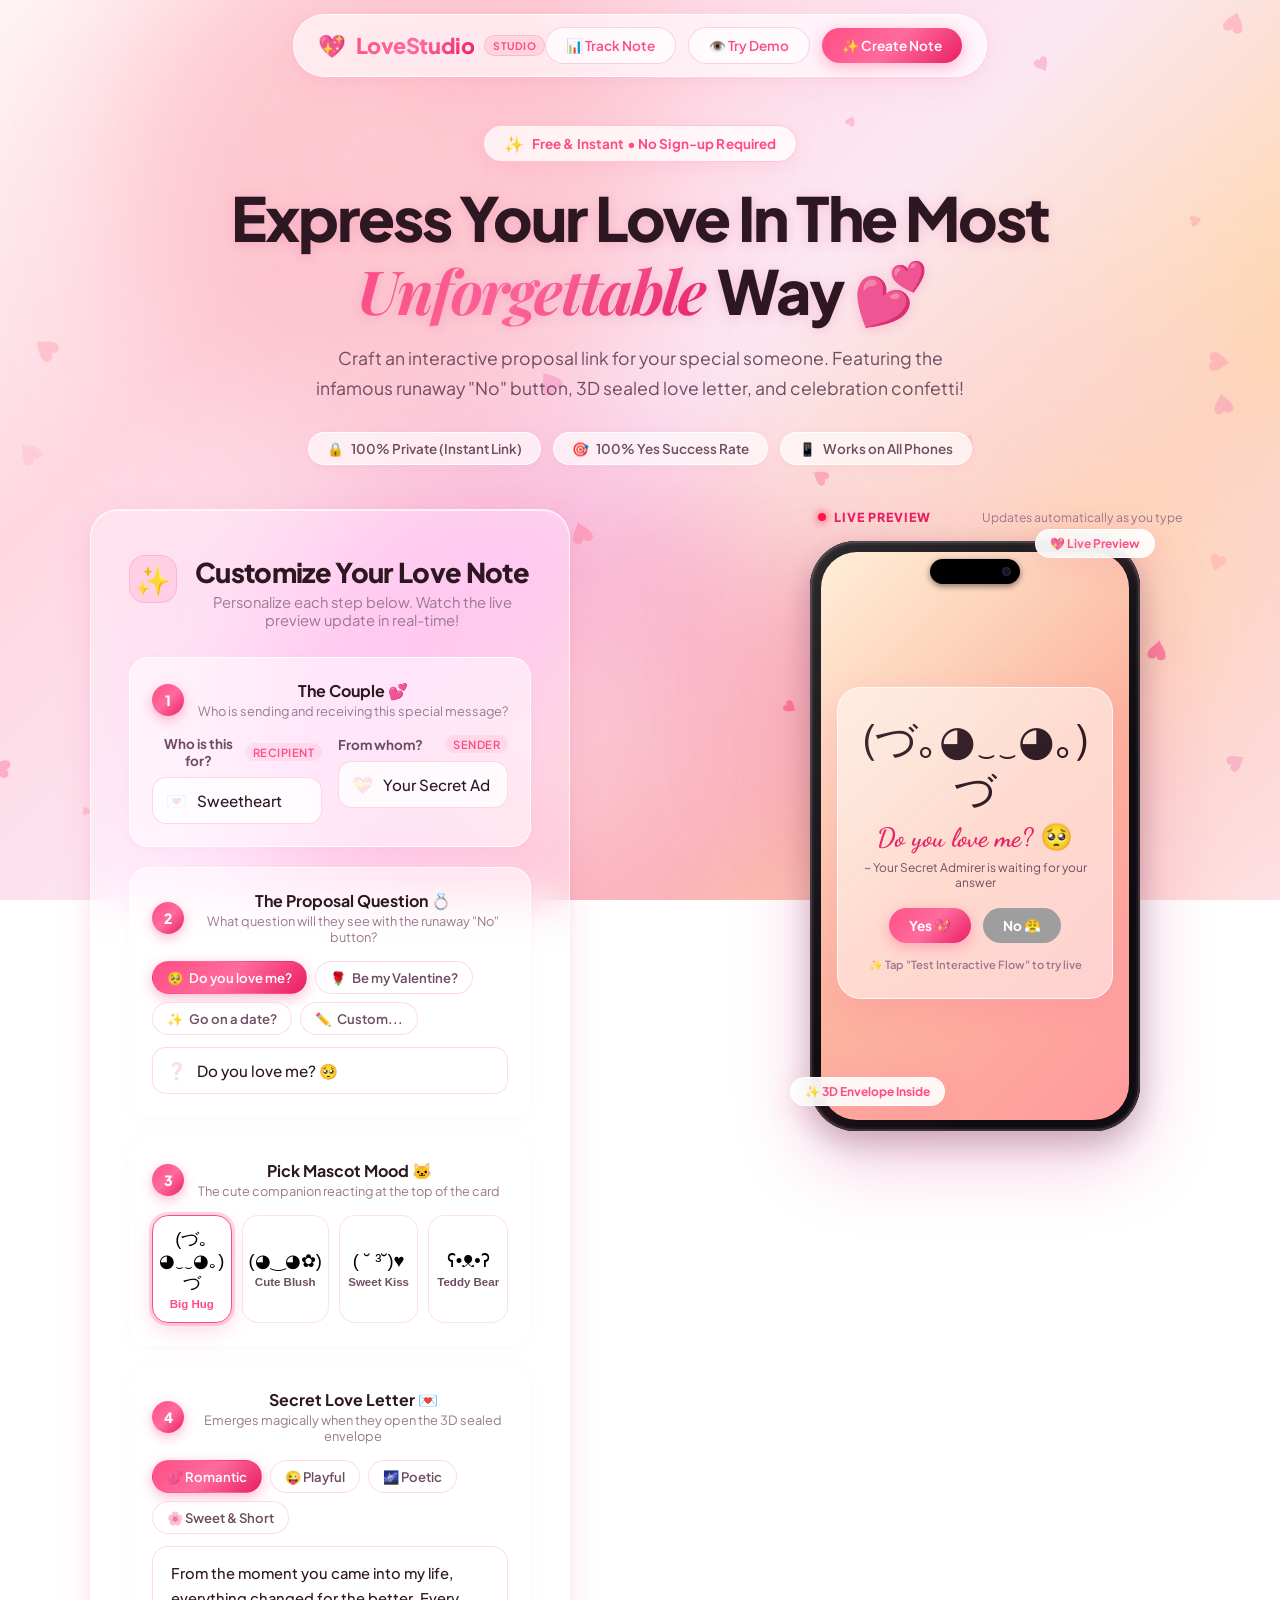
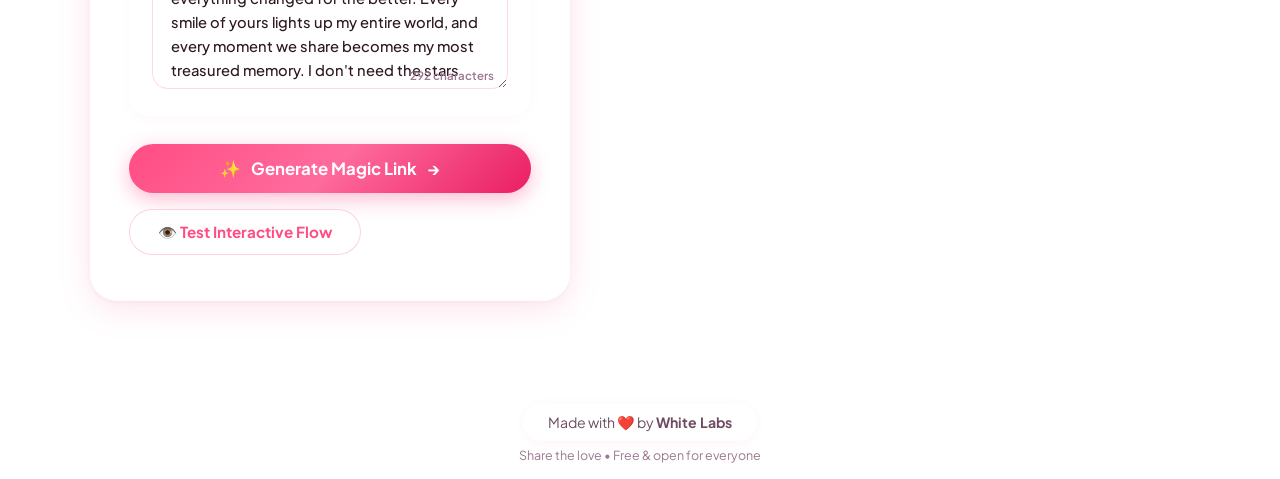
<file: index.html>
<!DOCTYPE html>
<html lang="en">
<head>
    <meta charset="UTF-8">
    <meta name="viewport" content="width=device-width, initial-scale=1.0">
    <title>💖 Love Studio — Create Your Personalized Love Note 💖</title>
    <meta name="description" content="Create a playful, impossible-to-say-no interactive love note for your partner with dodging buttons, floating love letters, and confetti!">
    <meta name="theme-color" content="#ff6b9d">
    <link rel="icon" href="data:image/svg+xml,<svg xmlns='http://www.w3.org/2000/svg' viewBox='0 0 100 100'><text y='.9em' font-size='90'>💖</text></svg>">
    
    <link rel="dns-prefetch" href="https://fonts.googleapis.com">
    <link rel="dns-prefetch" href="https://fonts.gstatic.com">
    <link rel="preconnect" href="https://fonts.googleapis.com">
    <link rel="preconnect" href="https://fonts.gstatic.com" crossorigin>
    <link href="https://fonts.googleapis.com/css2?family=Dancing+Script:wght@700&family=Playfair+Display:ital,wght@1,600&family=Plus+Jakarta+Sans:wght@400;600;700&display=swap" rel="stylesheet">
    
    <link rel="stylesheet" href="./style.css">
</head>
<body class="platform-mode">
    <!-- Ambient Aura Mesh Glow Background -->
    <div class="aura-bg" aria-hidden="true">
        <div class="aura-orb orb-1"></div>
        <div class="aura-orb orb-2"></div>
        <div class="aura-orb orb-3"></div>
    </div>

    <!-- Floating Hearts Canvas Background -->
    <canvas id="hearts-canvas" aria-label="Floating hearts background"></canvas>

    <!-- Top Navigation Bar -->
    <header class="top-nav" id="top-nav">
        <div class="nav-container">
            <div class="nav-brand">
                <span class="nav-heart-badge">💖</span>
                <span class="nav-title">LoveStudio</span>
                <span class="nav-version-pill">STUDIO</span>
            </div>
            <div class="nav-actions">
                <button id="btn-nav-track" class="nav-btn secondary">📊 Track Note</button>
                <button id="btn-nav-demo" class="nav-btn secondary">👁️ Try Demo</button>
                <button id="btn-nav-create" class="nav-btn primary">✨ Create Note</button>
            </div>
        </div>
    </header>

    <!-- Back to Studio Button (Visible in Experience / Demo Mode) -->
    <button id="btn-back-studio" class="back-to-studio-btn" style="display:none;" aria-label="Back to Studio">
        ← Back to Studio
    </button>

    <!-- ═══════════════════════════════════════════════════════════════ -->
    <!-- 1. PLATFORM CREATOR DASHBOARD                                  -->
    <!-- ═══════════════════════════════════════════════════════════════ -->
    <main id="platform-dashboard" class="platform-dashboard">
        <!-- Hero Section -->
        <section class="hero-section">
            <div class="hero-badge">
                <span class="badge-sparkle">✨</span>
                <span>Free & Instant • No Sign-up Required</span>
            </div>
            <h1 class="hero-title">
                Express Your Love In The Most <span class="hero-title-accent">Unforgettable</span> Way 💕
            </h1>
            <p class="hero-subtitle">
                Craft an interactive proposal link for your special someone.
                Featuring the infamous runaway "No" button, 3D sealed love letter, and celebration confetti!
            </p>
            <div class="hero-stats">
                <span class="stat-pill"><span class="stat-icon">🔒</span> 100% Private (Instant Link)</span>
                <span class="stat-pill"><span class="stat-icon">🎯</span> 100% Yes Success Rate</span>
                <span class="stat-pill"><span class="stat-icon">📱</span> Works on All Phones</span>
            </div>
        </section>

        <!-- Mobile Step Wizard Progress & Navigation Bar -->
        <div class="mobile-wizard-container" id="mobile-wizard-container">
            <div class="wizard-header-status">
                <span class="wizard-step-tag" id="wizard-step-badge">Step 1 of 4</span>
                <span class="wizard-step-title" id="wizard-step-label">The Couple 💕</span>
            </div>
            <div class="wizard-progress-track">
                <div class="wizard-progress-bar" id="wizard-progress-bar" style="width: 25%;"></div>
            </div>
            <div class="wizard-pills" id="wizard-pills">
                <button type="button" class="wizard-pill active" data-step-target="1">1. Couple</button>
                <button type="button" class="wizard-pill" data-step-target="2">2. Question</button>
                <button type="button" class="wizard-pill" data-step-target="3">3. Mascot</button>
                <button type="button" class="wizard-pill" data-step-target="4">4. Letter</button>
                <button type="button" class="wizard-pill pill-preview" data-step-target="preview">📱 Preview</button>
            </div>
        </div>

        <!-- Studio Creator & Live Preview -->
        <section class="studio-section" id="studio-section">
            <div class="studio-grid">
                <!-- Left: Customizer Bento Form -->
                <div class="creator-card glass-card">
                    <div class="creator-header">
                        <div class="creator-header-icon">✨</div>
                        <div>
                            <h2 class="creator-title">Customize Your Love Note</h2>
                            <p class="creator-desc">Personalize each step below. Watch the live preview update in real-time!</p>
                        </div>
                    </div>

                    <!-- Step 1: The Couple -->
                    <div class="bento-step-card active-step" data-step="1">
                        <div class="bento-step-header">
                            <span class="step-number">1</span>
                            <div class="step-info">
                                <h3>The Couple 💕</h3>
                                <p>Who is sending and receiving this special message?</p>
                            </div>
                        </div>
                        <div class="inputs-row">
                            <div class="form-group-item">
                                <label class="form-label" for="studio-to">
                                    <span>Who is this for?</span>
                                    <span class="label-tag">Recipient</span>
                                </label>
                                <div class="input-wrapper">
                                    <span class="input-icon">💌</span>
                                    <input type="text" id="studio-to" class="studio-input" placeholder="e.g. Babu, Cutie, Sweetheart" value="Sweetheart">
                                </div>
                            </div>
                            <div class="form-group-item">
                                <label class="form-label" for="studio-from">
                                    <span>From whom?</span>
                                    <span class="label-tag">Sender</span>
                                </label>
                                <div class="input-wrapper">
                                    <span class="input-icon">💝</span>
                                    <input type="text" id="studio-from" class="studio-input" placeholder="e.g. Somu, Your Favorite" value="Your Secret Admirer">
                                </div>
                            </div>
                        </div>
                        <div class="wizard-step-actions">
                            <button type="button" class="btn btn-love btn-step-next" data-next-step="2">
                                <span>Next: Choose Question 💍</span>
                                <span class="btn-arrow">→</span>
                            </button>
                        </div>
                    </div>

                    <!-- Step 2: The Question -->
                    <div class="bento-step-card" data-step="2">
                        <div class="bento-step-header">
                            <span class="step-number">2</span>
                            <div class="step-info">
                                <h3>The Proposal Question 💍</h3>
                                <p>What question will they see with the runaway "No" button?</p>
                            </div>
                        </div>
                        <div class="preset-chips" id="question-presets">
                            <button type="button" class="preset-chip active" data-q="Do you love me? 🥺">
                                <span class="chip-emoji">🥺</span> Do you love me?
                            </button>
                            <button type="button" class="preset-chip" data-q="Will you be my Valentine? 🌹">
                                <span class="chip-emoji">🌹</span> Be my Valentine?
                            </button>
                            <button type="button" class="preset-chip" data-q="Will you go on a date with me? ✨">
                                <span class="chip-emoji">✨</span> Go on a date?
                            </button>
                            <button type="button" class="preset-chip" data-q="custom">
                                <span class="chip-emoji">✏️</span> Custom...
                            </button>
                        </div>
                        <div class="input-wrapper">
                            <span class="input-icon">❓</span>
                            <input type="text" id="studio-question" class="studio-input" placeholder="Type your custom question..." value="Do you love me? 🥺">
                        </div>
                        <div class="wizard-step-actions">
                            <button type="button" class="btn btn-secondary btn-step-prev" data-prev-step="1">
                                <span>← Back</span>
                            </button>
                            <button type="button" class="btn btn-love btn-step-next" data-next-step="3">
                                <span>Next: Mascot Mood 🐱</span>
                                <span class="btn-arrow">→</span>
                            </button>
                        </div>
                    </div>

                    <!-- Step 3: Mascot Selector -->
                    <div class="bento-step-card" data-step="3">
                        <div class="bento-step-header">
                            <span class="step-number">3</span>
                            <span class="step-info">
                                <h3>Pick Mascot Mood 🐱</h3>
                                <p>The cute companion reacting at the top of the card</p>
                            </span>
                        </div>
                        <div class="mascot-chips" id="mascot-presets">
                            <button type="button" class="mascot-chip active" data-mascot="(づ｡◕‿‿◕｡)づ">
                                <span class="mascot-face">(づ｡◕‿‿◕｡)づ</span>
                                <span class="mascot-label">Big Hug</span>
                            </button>
                            <button type="button" class="mascot-chip" data-mascot="(◕‿◕✿)">
                                <span class="mascot-face">(◕‿◕✿)</span>
                                <span class="mascot-label">Cute Blush</span>
                            </button>
                            <button type="button" class="mascot-chip" data-mascot="( ˘ ³˘)♥">
                                <span class="mascot-face">( ˘ ³˘)♥</span>
                                <span class="mascot-label">Sweet Kiss</span>
                            </button>
                            <button type="button" class="mascot-chip" data-mascot="ʕ•ᴥ•ʔ">
                                <span class="mascot-face">ʕ•ᴥ•ʔ</span>
                                <span class="mascot-label">Teddy Bear</span>
                            </button>
                        </div>
                        <div class="wizard-step-actions">
                            <button type="button" class="btn btn-secondary btn-step-prev" data-prev-step="2">
                                <span>← Back</span>
                            </button>
                            <button type="button" class="btn btn-love btn-step-next" data-next-step="4">
                                <span>Next: Love Letter 💌</span>
                                <span class="btn-arrow">→</span>
                            </button>
                        </div>
                    </div>

                    <!-- Step 4: Secret Love Letter -->
                    <div class="bento-step-card" data-step="4">
                        <div class="bento-step-header">
                            <span class="step-number">4</span>
                            <div class="step-info">
                                <h3>Secret Love Letter 💌</h3>
                                <p>Emerges magically when they open the 3D sealed envelope</p>
                            </div>
                        </div>
                        <div class="letter-presets" id="letter-presets">
                            <button type="button" class="preset-chip active" data-preset="romantic">💕 Romantic</button>
                            <button type="button" class="preset-chip" data-preset="playful">😜 Playful</button>
                            <button type="button" class="preset-chip" data-preset="poetic">🌌 Poetic</button>
                            <button type="button" class="preset-chip" data-preset="short">🌸 Sweet & Short</button>
                        </div>
                        <div class="textarea-wrapper">
                            <textarea id="studio-letter" class="studio-textarea" rows="4" placeholder="Write your heartfelt message here...">From the moment you came into my life, everything changed for the better. Every smile of yours lights up my entire world, and every moment we share becomes my most treasured memory. I don't need the stars when I have the sparkle in your eyes. You are my today, my tomorrow, and my forever. 💕</textarea>
                            <div class="char-count" id="letter-char-count">294 characters</div>
                        </div>
                        <div class="wizard-step-actions">
                            <button type="button" class="btn btn-secondary btn-step-prev" data-prev-step="3">
                                <span>← Back</span>
                            </button>
                            <button type="button" class="btn btn-love btn-step-next btn-finish-steps" data-next-step="preview">
                                <span>📱 See Live Preview</span>
                                <span class="btn-arrow">→</span>
                            </button>
                        </div>
                    </div>

                    <!-- Actions -->
                    <div class="creator-actions">
                        <button id="btn-generate-magic" class="btn btn-love btn-large">
                            <span class="btn-sparkle">✨</span>
                            <span>Generate Magic Link</span>
                            <span class="btn-arrow">→</span>
                        </button>
                        <button id="btn-preview-fullscreen" class="btn btn-secondary btn-large-secondary">
                            <span>👁️ Test Interactive Flow</span>
                        </button>
                    </div>
                </div>

                <!-- Right: Live Interactive Phone Mockup -->
                <div class="preview-column">
                    <div class="preview-header">
                        <div class="preview-live-badge">
                            <span class="pulsing-dot"></span>
                            <span>LIVE PREVIEW</span>
                        </div>
                        <span class="preview-tip">Updates automatically as you type</span>
                    </div>

                    <!-- Realistic iPhone 16 Pro Frame -->
                    <div class="phone-mockup-wrapper">
                        <div class="floating-badge badge-top-right">💖 Live Preview</div>
                        <div class="floating-badge badge-bottom-left">✨ 3D Envelope Inside</div>

                        <div class="phone-mockup">
                            <div class="phone-dynamic-island">
                                <div class="island-camera"></div>
                            </div>
                            <div class="phone-glare"></div>
                            <div class="phone-screen">
                                <div class="mockup-content">
                                    <div class="mockup-card">
                                        <div id="mockup-mascot" class="mockup-mascot">(づ｡◕‿‿◕｡)づ</div>
                                        <h3 id="mockup-question" class="mockup-question">Do you love me? 🥺</h3>
                                        <p id="mockup-subtitle" class="mockup-subtitle">~ Someone special is waiting for your answer</p>
                                        <div class="mockup-buttons">
                                            <div class="mockup-btn yes">Yes 💖</div>
                                            <div class="mockup-btn no">No 😤</div>
                                        </div>
                                        <div class="mockup-preview-badge">✨ Tap "Test Interactive Flow" to try live</div>
                                    </div>
                                </div>
                            </div>
                        </div>
                    </div>

                    <!-- Mobile Preview Actions -->
                    <div class="mobile-preview-actions" id="mobile-preview-actions">
                        <button id="btn-mobile-generate" class="btn btn-love btn-large btn-preview-generate">
                            <span class="btn-sparkle">✨</span>
                            <span>Generate Magic Link</span>
                            <span class="btn-arrow">→</span>
                        </button>
                        <div class="preview-actions-row">
                            <button type="button" id="btn-mobile-edit" class="btn btn-secondary btn-preview-edit">
                                <span>✏️ Edit Note</span>
                            </button>
                            <button type="button" id="btn-mobile-test" class="btn btn-secondary btn-preview-test">
                                <span>👁️ Test Live Flow</span>
                            </button>
                        </div>
                    </div>
                </div>
            </div>
        </section>

        <!-- Platform Footer -->
        <footer class="platform-footer">
            <div class="footer-credit-pill">
                Made with <span class="credit-heart">❤️</span> by <strong>White Labs</strong>
            </div>
            <p class="footer-sub">Share the love • Free & open for everyone</p>
        </footer>
    </main>

    <!-- ═══════════════════════════════════════════════════════════════ -->
    <!-- 2. THE PARTNER "ASK LOVE" EXPERIENCE                           -->
    <!-- ═══════════════════════════════════════════════════════════════ -->
    <div id="experience-container" class="experience-container" style="display:none;">
        <!-- Stage 1: The Question -->
        <div id="stage-question" class="stage active">
            <div class="glass-card">
                <div id="mascot" aria-label="Cute mascot">(づ｡◕‿‿◕｡)づ</div>
                <h1 id="question-text">Do you love me? 🥺</h1>
                <p id="subtitle-text">~ Someone special is waiting for your answer</p>
                <p id="plea-message"></p>
                <div class="buttons-container" id="buttons-container">
                    <button id="btn-yes" class="btn btn-yes">Yes 💖</button>
                    <button id="btn-no" class="btn btn-no">No 😤</button>
                </div>
                <p id="no-counter" class="no-counter"></p>
            </div>
        </div>

        <!-- Stage 2: Celebration -->
        <div id="stage-celebrate" class="stage" style="display:none;">
            <canvas id="confetti-canvas" aria-label="Confetti animation"></canvas>
            <div class="glass-card celebrate-card">
                <div class="celebrate-mascot">٩(♡ε♡)۶</div>
                <h1>Yaaaay! I knew it! 🎉💖</h1>
                <p>You just made someone the happiest person alive!</p>
                <div class="big-heart">❤️</div>
                <button id="btn-next" class="btn btn-love">Open your love letter 💌</button>
            </div>
        </div>

        <!-- Stage 3: Love Letter -->
        <div id="stage-letter" class="stage" style="display:none;">
            <div class="glass-card letter-card">
                <h1 class="letter-title">A Letter For You 💌</h1>

                <!-- Floating Sealed Envelope -->
                <div class="envelope-area" id="envelope-area">
                    <div class="envelope" id="envelope">
                        <div class="envelope-back"></div>
                        <div class="envelope-pocket"></div>
                        <div class="envelope-flap" id="envelope-flap">
                            <div class="envelope-seal" id="envelope-seal">💖</div>
                        </div>
                    </div>
                    <div class="envelope-shadow" id="envelope-shadow"></div>
                </div>

                <!-- The Letter (Emerges & centers when envelope is opened) -->
                <div class="letter" id="letter" style="display:none;">
                    <div class="letter-stamp">💌</div>
                    <h2>My Dearest <span id="letter-to"></span>,</h2>
                    <p class="letter-content" id="letter-content">
                        From the moment you came into my life, everything changed for the better.
                        Every smile of yours lights up my entire world, and every moment we share 
                        becomes my most treasured memory. I don't need the stars when I have the 
                        sparkle in your eyes. You are my today, my tomorrow, and my forever. 💕
                    </p>
                    <p class="letter-sign">Forever yours,<br><span id="letter-from"></span></p>
                    <div class="letter-hearts">💗 💖 💕 💞 💓</div>
                </div>

                <p class="envelope-hint" id="envelope-hint">✨ Click the envelope to open ✨</p>
                <button id="btn-date" class="btn btn-love" style="display:none; margin-top: 20px;">Plan our next date? 🌹</button>
            </div>
        </div>

        <!-- Stage 4: Date Planner -->
        <div id="stage-date" class="stage" style="display:none;">
            <div class="glass-card">
                <h1>Pick our next adventure! 🗺️</h1>
                <p class="date-subtitle">Choose something special for us ✨</p>
                <div class="date-grid">
                    <div class="date-card" data-date="Stargazing Night">
                        <span class="date-emoji">🌃</span>
                        <span class="date-label">Stargazing Night</span>
                    </div>
                    <div class="date-card" data-date="Candlelight Dinner">
                        <span class="date-emoji">🍽️</span>
                        <span class="date-label">Candlelight Dinner</span>
                    </div>
                    <div class="date-card" data-date="Movie Marathon">
                        <span class="date-emoji">🎬</span>
                        <span class="date-label">Movie Marathon</span>
                    </div>
                    <div class="date-card" data-date="Beach Sunset Walk">
                        <span class="date-emoji">🏖️</span>
                        <span class="date-label">Beach Sunset Walk</span>
                    </div>
                    <div class="date-card" data-date="Amusement Park Fun">
                        <span class="date-emoji">🎡</span>
                        <span class="date-label">Amusement Park</span>
                    </div>
                    <div class="date-card" data-date="Mountain Adventure">
                        <span class="date-emoji">🏔️</span>
                        <span class="date-label">Mountain Adventure</span>
                    </div>
                </div>
                <div id="date-result" class="date-result" style="display:none;"></div>
                <div id="date-final-actions" class="date-final-actions" style="display:none;">
                    <button id="btn-create-note-final" class="btn btn-love btn-final-cta">✨ Make your own love note</button>
                    <button id="btn-restart" class="btn-restart-subtle">Start Over 🔄</button>
                </div>
            </div>
        </div>

        <!-- Credit Footer -->
        <footer class="credit-footer">
            Made with <span class="credit-heart">❤️</span> by White Labs
        </footer>
    </div>

    <!-- ═══════════════════════════════════════════════════════════════ -->
    <!-- 3. SHARE MODAL (Magic Link, WhatsApp, QR Code)                 -->
    <!-- ═══════════════════════════════════════════════════════════════ -->
    <div id="share-modal" class="modal" style="display:none;">
        <div class="modal-overlay" id="share-modal-overlay"></div>
        <div class="modal-content glass-card share-card">
            <!-- Close Icon -->
            <button type="button" id="btn-close-share-x" class="modal-close-icon" aria-label="Close modal">✕</button>

            <!-- Header -->
            <div class="share-modal-header">
                <div class="share-ready-pill"><span>✨</span> Link Ready</div>
                <h2 class="share-title">Your Magic Link is Ready!</h2>
                <p class="share-subtitle">Send this to your partner and watch their reaction 💕</p>
                <div class="ttl-badge">
                    <span>⏳ Active for 48 Hours</span>
                    <span class="ttl-dot">•</span>
                    <span>Auto-cleans storage</span>
                </div>
            </div>

            <!-- Integrated Capsule Link Box -->
            <div class="link-box">
                <span class="link-box-icon">🔗</span>
                <input type="text" readonly id="share-link-input" class="share-input" aria-label="Your magic link">
                <button type="button" id="btn-copy-magic" class="btn btn-love btn-copy">
                    <span class="copy-text">Copy Link</span>
                    <span class="copy-icon">📋</span>
                </button>
            </div>

            <!-- WhatsApp Direct Share -->
            <a id="btn-share-whatsapp" href="#" target="_blank" rel="noopener noreferrer" class="btn btn-whatsapp">
                <span class="wa-icon">💬</span>
                <span>Share on WhatsApp</span>
            </a>

            <!-- Secondary Actions Row -->
            <div class="share-actions-row">
                <button type="button" id="btn-open-tracker-from-share" class="btn btn-secondary btn-share-action">
                    <span>📊 Live Tracker</span>
                </button>
                <button type="button" id="btn-test-link" class="btn btn-secondary btn-share-action">
                    <span>🚀 Test Note</span>
                </button>
            </div>

            <!-- Compact QR Code Section -->
            <div class="qr-section">
                <div class="qr-header">
                    <span>💌 Romantic QR Code Card</span>
                </div>
                <div class="qr-canvas-wrapper">
                    <canvas id="qr-canvas" width="200" height="200"></canvas>
                </div>
                <button type="button" id="btn-download-qr" class="btn btn-secondary btn-small btn-qr-download">
                    <span>Download QR Card 📥</span>
                </button>
            </div>

            <!-- Modal Bottom Footer -->
            <div class="modal-actions-footer">
                <button type="button" id="btn-close-share" class="btn btn-secondary btn-close-modal">Done</button>
            </div>
        </div>
    </div>

    <!-- ═══════════════════════════════════════════════════════════════ -->
    <!-- 4. PARTNER RESPONSE TRACKER MODAL                              -->
    <!-- ═══════════════════════════════════════════════════════════════ -->
    <div id="tracker-modal" class="modal" style="display:none;">
        <div class="modal-overlay" id="tracker-modal-overlay"></div>
        <div class="modal-content glass-card tracker-card">
            <div class="tracker-header">
                <span class="tracker-badge">🟢 LIVE PARTNER TRACKER</span>
                <h2 class="tracker-title">Partner Response Status</h2>
                <p class="tracker-subtitle">Real-time updates as your partner opens and answers your note 💕</p>
            </div>

            <!-- Note ID Switcher -->
            <div class="tracker-id-box">
                <label for="tracker-note-id-input" class="tracker-id-label">Note ID:</label>
                <input type="text" id="tracker-note-id-input" class="studio-input tracker-id-input" placeholder="e.g. n8x4q9">
                <button id="btn-refresh-tracker" class="btn btn-secondary btn-refresh" title="Refresh Live Data">🔄 Refresh</button>
            </div>

            <!-- Live Metrics Cards -->
            <div class="tracker-grid">
                <!-- Card 1: Opened -->
                <div class="tracker-metric-card" id="metric-opened">
                    <div class="metric-icon">👁️</div>
                    <div class="metric-info">
                        <span class="metric-label">Link Status</span>
                        <strong class="metric-value" id="val-opened">Checking...</strong>
                        <span class="metric-sub" id="sub-opened">Awaiting open</span>
                    </div>
                </div>

                <!-- Card 2: Said Yes -->
                <div class="tracker-metric-card" id="metric-yes">
                    <div class="metric-icon">💖</div>
                    <div class="metric-info">
                        <span class="metric-label">Proposal Answer</span>
                        <strong class="metric-value" id="val-yes">Checking...</strong>
                        <span class="metric-sub" id="sub-yes">Waiting for answer</span>
                    </div>
                </div>

                <!-- Card 3: No clicks -->
                <div class="tracker-metric-card" id="metric-no-clicks">
                    <div class="metric-icon">😤</div>
                    <div class="metric-info">
                        <span class="metric-label">Dodged "No" Clicks</span>
                        <strong class="metric-value" id="val-no-clicks">0 times</strong>
                        <span class="metric-sub">Runaway attempts</span>
                    </div>
                </div>

                <!-- Card 4: Date Picked -->
                <div class="tracker-metric-card" id="metric-date">
                    <div class="metric-icon">🗺️</div>
                    <div class="metric-info">
                        <span class="metric-label">Date Adventure</span>
                        <strong class="metric-value" id="val-date">Not chosen yet</strong>
                        <span class="metric-sub" id="sub-date">Stage 4 choice</span>
                    </div>
                </div>
            </div>

            <div class="modal-actions" style="margin-top: 24px;">
                <button id="btn-close-tracker" class="btn btn-secondary btn-small">Close</button>
            </div>
        </div>
    </div>

    <script src="./script.js"></script>
</body>
</html>
</file>
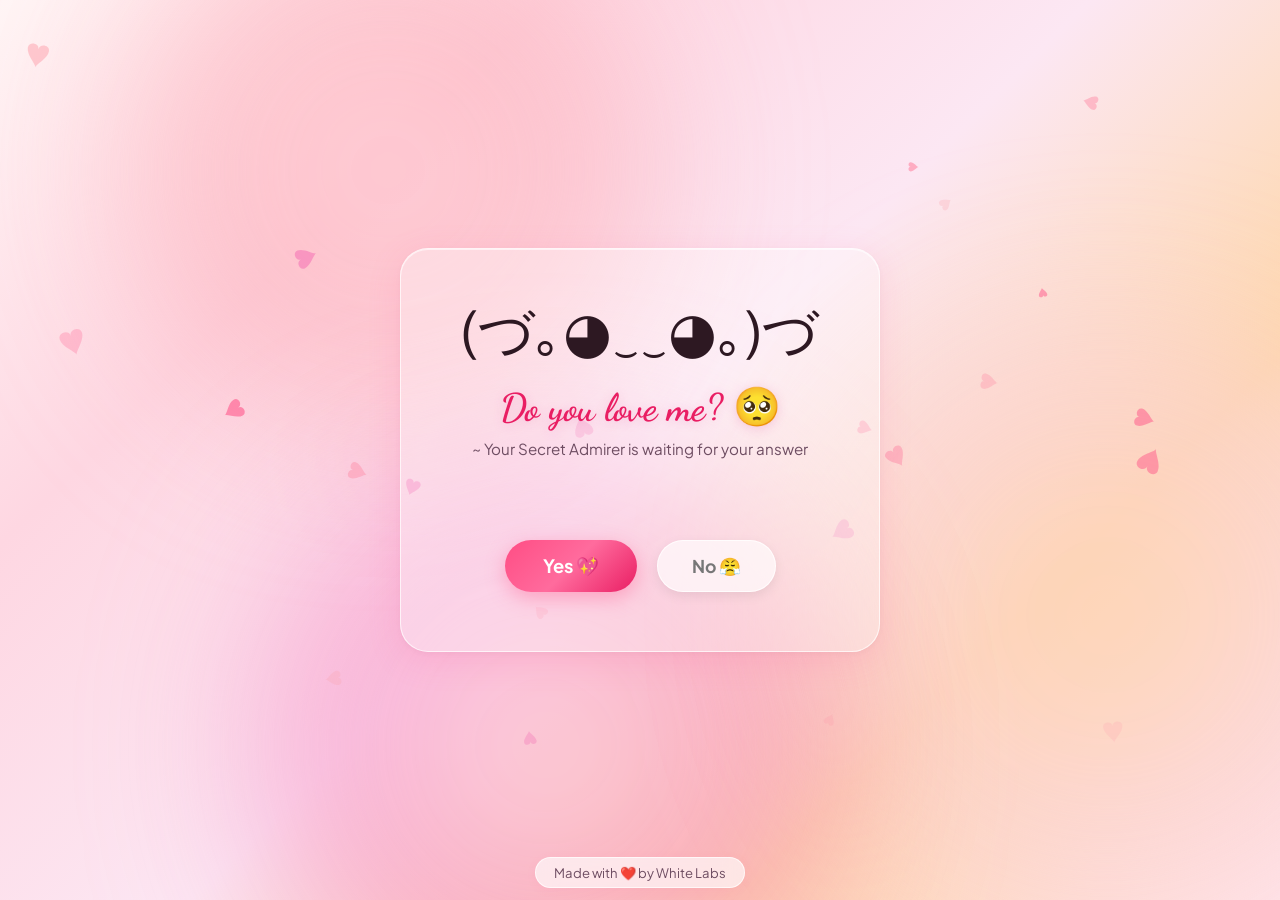
<file: love.html>
<!DOCTYPE html>
<html lang="en">
<head>
    <meta charset="UTF-8">
    <meta name="viewport" content="width=device-width, initial-scale=1.0">
    <title>💖 A Special Message For You 💖</title>
    <meta name="theme-color" content="#ff6b9d">
    <link rel="icon" href="data:image/svg+xml,<svg xmlns='http://www.w3.org/2000/svg' viewBox='0 0 100 100'><text y='.9em' font-size='90'>💖</text></svg>">
    
    <link rel="dns-prefetch" href="https://fonts.googleapis.com">
    <link rel="dns-prefetch" href="https://fonts.gstatic.com">
    <link rel="preconnect" href="https://fonts.googleapis.com">
    <link rel="preconnect" href="https://fonts.gstatic.com" crossorigin>
    <link href="https://fonts.googleapis.com/css2?family=Dancing+Script:wght@700&family=Playfair+Display:ital,wght@1,600&family=Plus+Jakarta+Sans:wght@400;600;700&display=swap" rel="stylesheet">
    
    <link rel="stylesheet" href="./style.css">
</head>
<body class="experience-mode">
    <!-- Ambient Aura Mesh Glow Background -->
    <div class="aura-bg" aria-hidden="true">
        <div class="aura-orb orb-1"></div>
        <div class="aura-orb orb-2"></div>
        <div class="aura-orb orb-3"></div>
    </div>

    <canvas id="hearts-canvas" aria-label="Floating hearts background"></canvas>

    <!-- Experience Container -->
    <div id="experience-container" class="experience-container">
        <!-- Stage 1: The Question -->
        <div id="stage-question" class="stage active">
            <div class="glass-card">
                <div id="mascot" aria-label="Cute mascot">(づ｡◕‿‿◕｡)づ</div>
                <h1 id="question-text">Do you love me? 🥺</h1>
                <p id="subtitle-text">~ Someone special is waiting for your answer</p>
                <p id="plea-message"></p>
                <div class="buttons-container" id="buttons-container">
                    <button id="btn-yes" class="btn btn-yes">Yes 💖</button>
                    <button id="btn-no" class="btn btn-no">No 😤</button>
                </div>
                <p id="no-counter" class="no-counter"></p>
            </div>
        </div>

        <!-- Stage 2: Celebration -->
        <div id="stage-celebrate" class="stage" style="display:none;">
            <canvas id="confetti-canvas" aria-label="Confetti animation"></canvas>
            <div class="glass-card celebrate-card">
                <div class="celebrate-mascot">٩(♡ε♡)۶</div>
                <h1>Yaaaay! I knew it! 🎉💖</h1>
                <p>You just made someone the happiest person alive!</p>
                <div class="big-heart">❤️</div>
                <button id="btn-next" class="btn btn-love">Open your love letter 💌</button>
            </div>
        </div>

        <!-- Stage 3: Love Letter -->
        <div id="stage-letter" class="stage" style="display:none;">
            <div class="glass-card letter-card">
                <h1 class="letter-title">A Letter For You 💌</h1>

                <!-- Floating Sealed Envelope -->
                <div class="envelope-area" id="envelope-area">
                    <div class="envelope" id="envelope">
                        <div class="envelope-back"></div>
                        <div class="envelope-pocket"></div>
                        <div class="envelope-flap" id="envelope-flap">
                            <div class="envelope-seal" id="envelope-seal">💖</div>
                        </div>
                    </div>
                    <div class="envelope-shadow" id="envelope-shadow"></div>
                </div>

                <!-- The Letter -->
                <div class="letter" id="letter" style="display:none;">
                    <div class="letter-stamp">💌</div>
                    <h2>My Dearest <span id="letter-to"></span>,</h2>
                    <p class="letter-content" id="letter-content">
                        From the moment you came into my life, everything changed for the better.
                        Every smile of yours lights up my entire world, and every moment we share 
                        becomes my most treasured memory. I don't need the stars when I have the 
                        sparkle in your eyes. You are my today, my tomorrow, and my forever. 💕
                    </p>
                    <p class="letter-sign">Forever yours,<br><span id="letter-from"></span></p>
                    <div class="letter-hearts">💗 💖 💕 💞 💓</div>
                </div>

                <p class="envelope-hint" id="envelope-hint">✨ Click the envelope to open ✨</p>
                <button id="btn-date" class="btn btn-love" style="display:none; margin-top: 20px;">Plan our next date? 🌹</button>
            </div>
        </div>

        <!-- Stage 4: Date Planner -->
        <div id="stage-date" class="stage" style="display:none;">
            <div class="glass-card">
                <h1>Pick our next adventure! 🗺️</h1>
                <p class="date-subtitle">Choose something special for us ✨</p>
                <div class="date-grid">
                    <div class="date-card" data-date="Stargazing Night">
                        <span class="date-emoji">🌃</span>
                        <span class="date-label">Stargazing Night</span>
                    </div>
                    <div class="date-card" data-date="Candlelight Dinner">
                        <span class="date-emoji">🍽️</span>
                        <span class="date-label">Candlelight Dinner</span>
                    </div>
                    <div class="date-card" data-date="Movie Marathon">
                        <span class="date-emoji">🎬</span>
                        <span class="date-label">Movie Marathon</span>
                    </div>
                    <div class="date-card" data-date="Beach Sunset Walk">
                        <span class="date-emoji">🏖️</span>
                        <span class="date-label">Beach Sunset Walk</span>
                    </div>
                    <div class="date-card" data-date="Amusement Park Fun">
                        <span class="date-emoji">🎡</span>
                        <span class="date-label">Amusement Park</span>
                    </div>
                    <div class="date-card" data-date="Mountain Adventure">
                        <span class="date-emoji">🏔️</span>
                        <span class="date-label">Mountain Adventure</span>
                    </div>
                </div>
                <div id="date-result" class="date-result" style="display:none;"></div>
                <div id="date-final-actions" class="date-final-actions" style="display:none;">
                    <a id="btn-create-note-final" href="./index.html" class="btn btn-love btn-final-cta">✨ Make your own love note</a>
                    <button id="btn-restart" class="btn-restart-subtle">Start Over 🔄</button>
                </div>
            </div>
        </div>

        <!-- Credit Footer -->
        <footer class="credit-footer">
            Made with <span class="credit-heart">❤️</span> by White Labs
        </footer>
    </div>

    <script src="./script.js"></script>
</body>
</html>
</file>
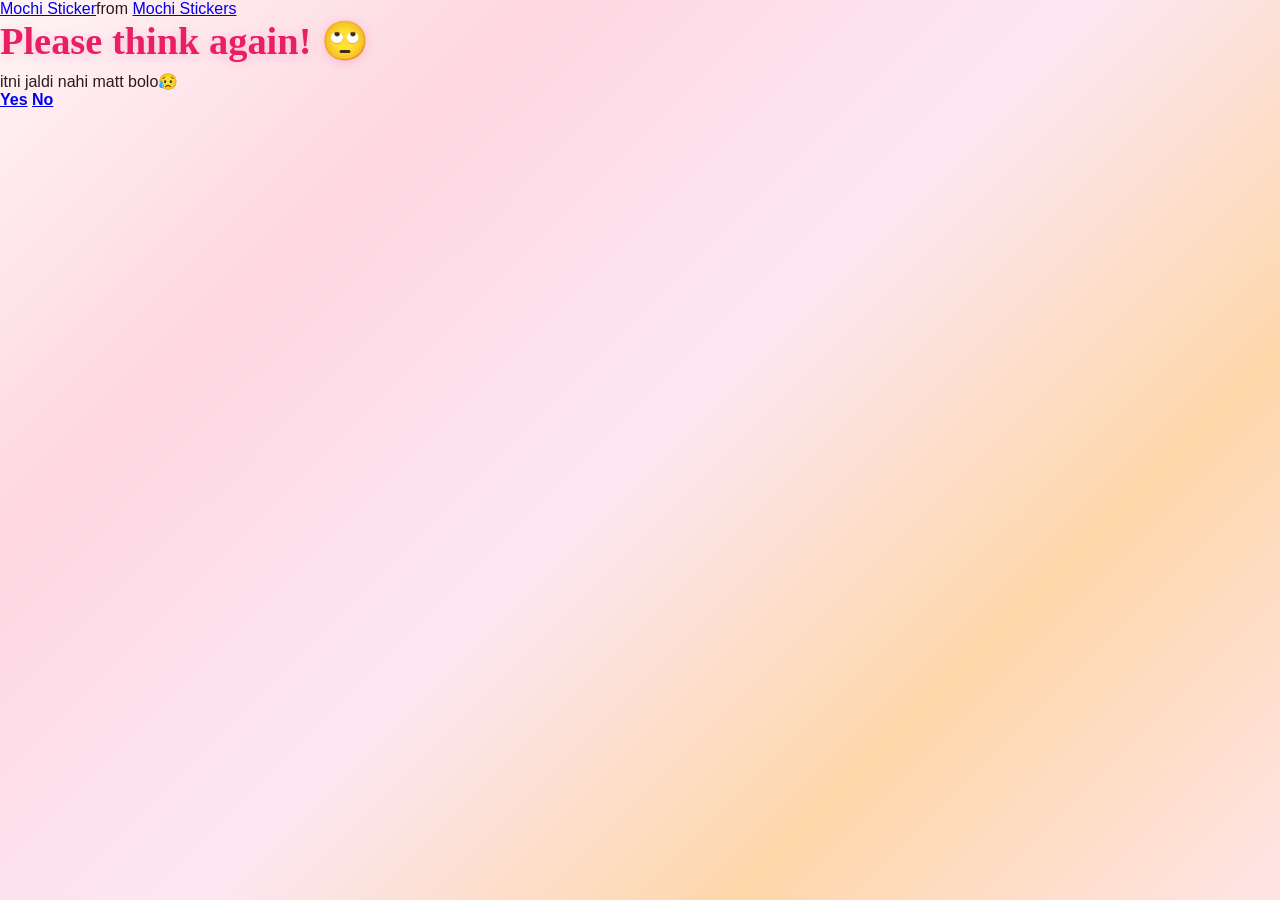
<file: Expressing-love-main/no1.html>
<!DOCTYPE html>
<html lang="en">
  <head>
    <meta charset="UTF-8" />
    <meta name="viewport" content="width=device-width, initial-scale=1.0" />
    <title>Ask Her Out</title>

    <link rel="stylesheet" href="./style.css" />
  </head>
  <body>
    <div class="container">
      <div
        class="tenor-gif-embed"
        data-postid="22050818"
        data-share-method="host"
        data-aspect-ratio="1"
        data-width="100%"
      >
        <a href="https://tenor.com/view/mochi-gif-22050818">Mochi Sticker</a
        >from
        <a href="https://tenor.com/search/mochi-stickers">Mochi Stickers</a>
      </div>
      <script
        type="text/javascript"
        async
        src="https://tenor.com/embed.js"
      ></script>
      <h1>Please think again! 🙄</h1>
      <p>itni jaldi nahi matt bolo😥</p>

      <div class="btn">
        <a href="yes.html">Yes</a>
        <a href="no2.html">No</a>
      </div>
    </div>
  </body>
</html>
</file>
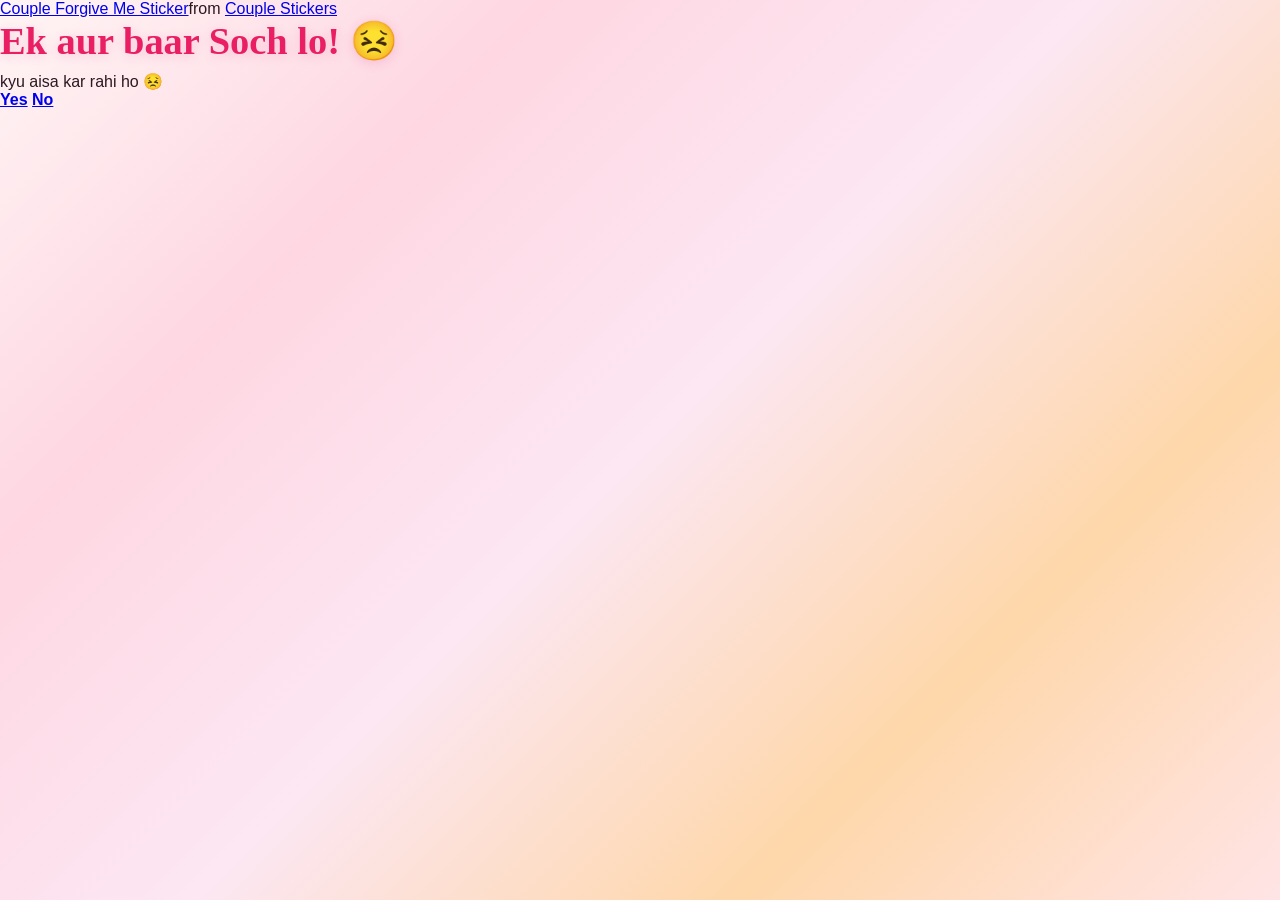
<file: Expressing-love-main/no2.html>
<!DOCTYPE html>
<html lang="en">
  <head>
    <meta charset="UTF-8" />
    <meta name="viewport" content="width=device-width, initial-scale=1.0" />
    <title>Ask Her Out</title>

    <link rel="stylesheet" href="./style.css" />
  </head>
  <body>
    <div class="container">
      <div
        class="tenor-gif-embed"
        data-postid="15195810"
        data-share-method="host"
        data-aspect-ratio="1"
        data-width="100%"
      >
        <a
          href="https://tenor.com/view/couple-forgive-me-asking-for-forgiveness-begging-crying-gif-15195810"
          >Couple Forgive Me Sticker</a
        >from
        <a href="https://tenor.com/search/couple-stickers">Couple Stickers</a>
      </div>
      <script
        type="text/javascript"
        async
        src="https://tenor.com/embed.js"
      ></script>

      <h1>Ek aur baar Soch lo! 😣</h1>
      <p>kyu aisa kar rahi ho 😣</p>

      <div class="btn">
        <a href="yes.html">Yes</a>
        <a href="no3.html">No</a>
      </div>
    </div>
  </body>
</html>
</file>
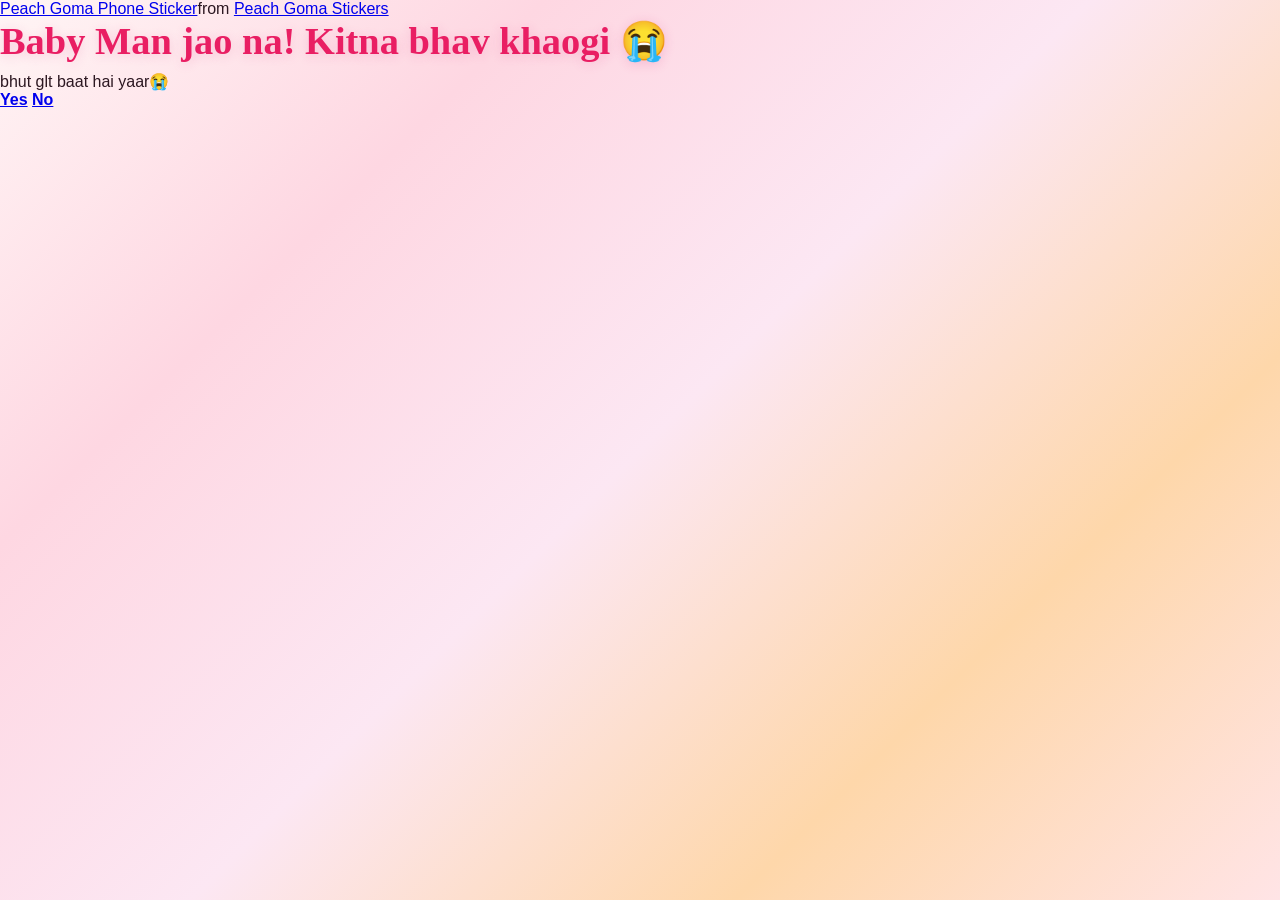
<file: Expressing-love-main/no3.html>
<!DOCTYPE html>
<html lang="en">
  <head>
    <meta charset="UTF-8" />
    <meta name="viewport" content="width=device-width, initial-scale=1.0" />
    <title>Ask Her Out</title>

    <link rel="stylesheet" href="./style.css" />
  </head>
  <body>
    <div class="container">
      <div
        class="tenor-gif-embed"
        data-postid="15974530976611222074"
        data-share-method="host"
        data-aspect-ratio="1.26923"
        data-width="100%"
      >
        <a
          href="https://tenor.com/view/peach-goma-phone-gif-15974530976611222074"
          >Peach Goma Phone Sticker</a
        >from
        <a href="https://tenor.com/search/peach+goma-stickers"
          >Peach Goma Stickers</a
        >
      </div>
      <script
        type="text/javascript"
        async
        src="https://tenor.com/embed.js"
      ></script>

      <h1>Baby Man jao na! Kitna bhav khaogi 😭</h1>
      <p>bhut glt baat hai yaar😭</p>

      <div class="btn">
        <a href="yes.html">Yes</a>
        <a href="#" id="move-random">No</a>
      </div>
    </div>

    <script src="./script.js"></script>
  </body>
</html>
</file>
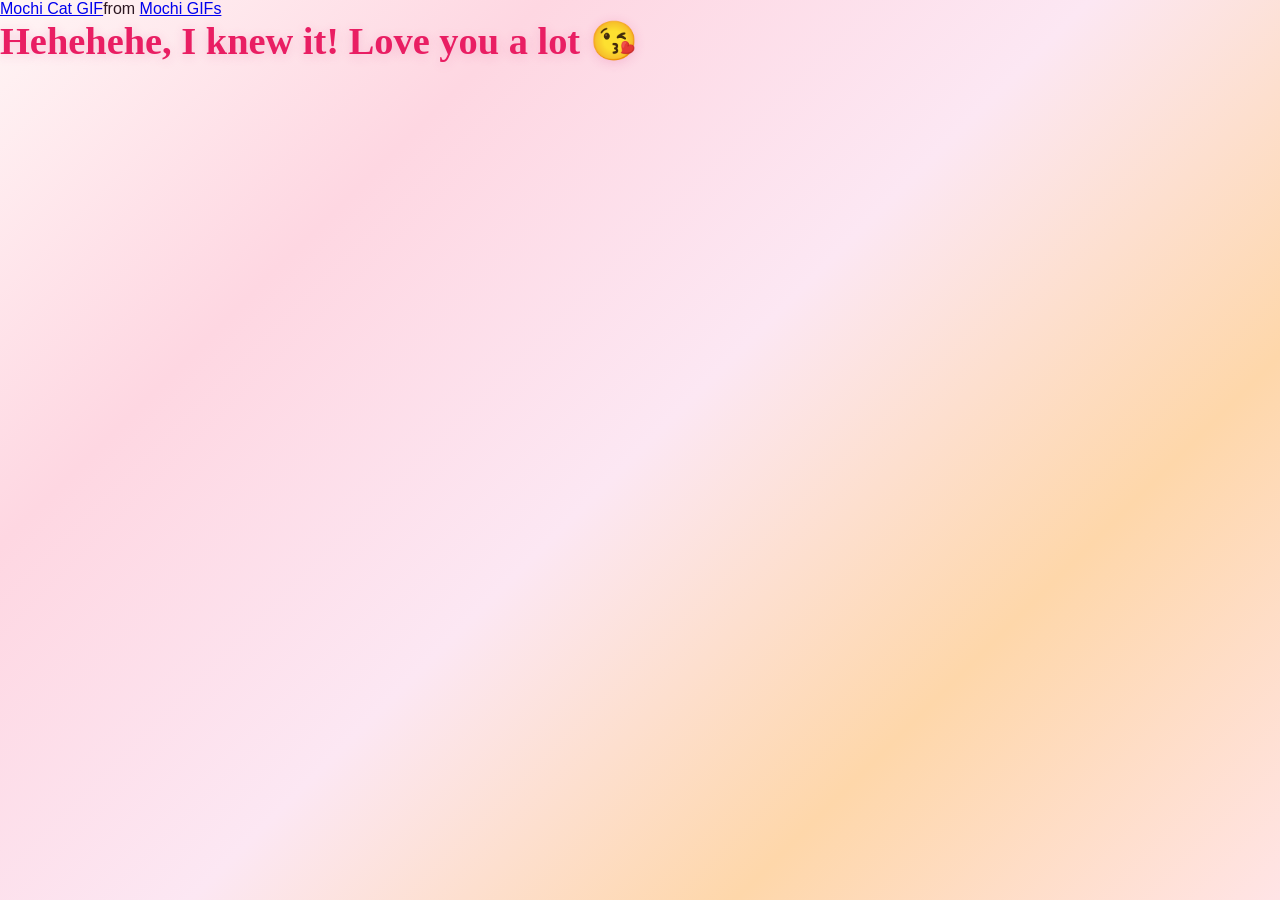
<file: Expressing-love-main/yes.html>
<!DOCTYPE html>
<html lang="en">
  <head>
    <meta charset="UTF-8" />
    <meta name="viewport" content="width=device-width, initial-scale=1.0" />
    <title>Ask Her Out</title>

    <link rel="stylesheet" href="./style.css" />
  </head>
  <body>
    <div class="container">
      <div
        class="tenor-gif-embed"
        data-postid="253027946666209433"
        data-share-method="host"
        data-aspect-ratio="1.37853"
        data-width="100%"
      >
        <a
          href="https://tenor.com/view/mochi-cat-mochi-and-goma-goma-and-peach-mochi-mochi-peach-cat-gif-gif-253027946666209433"
          >Mochi Cat GIF</a
        >from <a href="https://tenor.com/search/mochi-gifs">Mochi GIFs</a>
      </div>
      <script
        type="text/javascript"
        async
        src="https://tenor.com/embed.js"
      ></script>
      <h1>Hehehehe, I knew it! Love you a lot 😘</h1>
    </div>
  </body>
</html>
</file>
<file: style.css>
/* ═══════════════════════════════════════════════════════════════
   💖 LOVE STUDIO — Modern Luxury & Romantic Design System
   ═══════════════════════════════════════════════════════════════ */

:root {
  --font-main: 'Plus Jakarta Sans', -apple-system, BlinkMacSystemFont, 'Segoe UI', Roboto, sans-serif;
  --font-editorial: 'Playfair Display', Georgia, serif;
  --font-handwriting: 'Dancing Script', cursive;

  --primary-pink: #ff4d84;
  --primary-pink-deep: #e91e63;
  --primary-gradient: linear-gradient(135deg, #ff4d84 0%, #ff6b9d 50%, #e91e63 100%);
  --primary-glow: rgba(255, 77, 132, 0.38);
  --primary-glow-soft: rgba(255, 77, 132, 0.16);

  --accent-gold: #f59e0b;
  --bg-gradient: linear-gradient(135deg, #fff5f5 0%, #fed7e2 25%, #fce7f3 50%, #fed7aa 75%, #ffe4e6 100%);

  --card-glass: rgba(255, 255, 255, 0.62);
  --card-glass-subtle: rgba(255, 255, 255, 0.48);
  --card-glass-hover: rgba(255, 255, 255, 0.78);
  --card-border: rgba(255, 255, 255, 0.85);
  --card-border-subtle: rgba(255, 107, 157, 0.22);

  --text-primary: #2d1822;
  --text-secondary: #6e4d62;
  --text-muted: #9c788f;

  --shadow-sm: 0 2px 10px rgba(255, 107, 157, 0.08);
  --shadow-md: 0 8px 30px rgba(255, 77, 132, 0.14);
  --shadow-lg: 0 16px 50px rgba(255, 77, 132, 0.22);
  --shadow-luxe: 0 25px 70px rgba(214, 51, 132, 0.18), 0 8px 24px rgba(0, 0, 0, 0.04);

  /* ── Apple-Grade Physics & Animation System ── */
  --ease-apple: cubic-bezier(0.16, 1, 0.3, 1);
  --ease-spring: cubic-bezier(0.34, 1.56, 0.64, 1);
  --ease-apple-in-out: cubic-bezier(0.65, 0, 0.35, 1);
  --duration-fast: 160ms;
  --duration-normal: 280ms;
  --duration-smooth: 520ms;
}

/* ── Reset & Base ── */
* {
  margin: 0;
  padding: 0;
  box-sizing: border-box;
}

html {
  scroll-behavior: smooth;
  scroll-padding-top: 80px;
}

body {
  font-family: var(--font-main);
  min-height: 100vh;
  display: flex;
  flex-direction: column;
  overflow-x: hidden;
  color: var(--text-primary);
  background: var(--bg-gradient);
  background-attachment: fixed;
  -webkit-font-smoothing: antialiased;
  -moz-osx-font-smoothing: grayscale;
  -webkit-overflow-scrolling: touch;
  overscroll-behavior-y: contain;
}

/* ── Snappy Mobile Touch Latency & Apple Tactile Micro-Physics ── */
button,
a,
input,
select,
textarea,
.btn,
.date-card,
.nav-btn,
.mobile-tab-btn,
.envelope,
.preset-chip,
.mascot-chip,
.wizard-pill {
  touch-action: manipulation;
  -webkit-tap-highlight-color: transparent;
  transform: translateZ(0);
}

.preset-chip:active,
.mascot-chip:active,
.wizard-pill:active,
.nav-btn:active,
.date-card:active {
  transform: scale(0.95) translateZ(0) !important;
  transition: transform 0.08s var(--ease-apple) !important;
}

/* ── Soft Glassmorphism Scrollbars ── */
::-webkit-scrollbar {
  width: 9px;
  height: 9px;
}

::-webkit-scrollbar-track {
  background: rgba(255, 245, 247, 0.45);
}

::-webkit-scrollbar-thumb {
  background: linear-gradient(180deg, rgba(255, 107, 157, 0.4), rgba(233, 30, 99, 0.4));
  border-radius: 20px;
  border: 2px solid rgba(255, 255, 255, 0.6);
  background-clip: padding-box;
  transition: all 0.3s ease;
}

::-webkit-scrollbar-thumb:hover {
  background: linear-gradient(180deg, rgba(255, 77, 132, 0.75), rgba(233, 30, 99, 0.75));
  border: 2px solid rgba(255, 255, 255, 0.85);
  background-clip: padding-box;
}

/* Firefox soft scrollbar */
* {
  scrollbar-width: thin;
  scrollbar-color: rgba(255, 107, 157, 0.45) rgba(255, 245, 247, 0.3);
}

@keyframes gradient-shift {
  0%   { background-position: 0% 50%; }
  25%  { background-position: 50% 100%; }
  50%  { background-position: 100% 50%; }
  75%  { background-position: 50% 0%; }
  100% { background-position: 0% 50%; }
}

/* ── Ambient Aura Glow Background ── */
.aura-bg {
  position: fixed;
  top: 0;
  left: 0;
  width: 100vw;
  height: 100vh;
  overflow: hidden;
  pointer-events: none;
  z-index: 0;
}

.aura-orb {
  position: absolute;
  border-radius: 50%;
  filter: blur(80px);
  opacity: 0.55;
  mix-blend-mode: multiply;
  will-change: transform;
  transform: translateZ(0);
  backface-visibility: hidden;
  animation: aura-float 18s ease-in-out infinite alternate;
}

.aura-orb.orb-1 {
  top: -10%;
  left: 10%;
  width: 520px;
  height: 520px;
  background: radial-gradient(circle, #fecdd3 0%, #fda4af 60%, transparent 100%);
  animation-duration: 15s;
}

.aura-orb.orb-2 {
  top: 35%;
  right: -10%;
  width: 600px;
  height: 600px;
  background: radial-gradient(circle, #fed7aa 0%, #fbcfe8 60%, transparent 100%);
  animation-duration: 22s;
  animation-delay: -6s;
}

.aura-orb.orb-3 {
  bottom: -15%;
  left: 20%;
  width: 580px;
  height: 580px;
  background: radial-gradient(circle, #fed7e2 0%, #f472b6 60%, transparent 100%);
  animation-duration: 19s;
  animation-delay: -11s;
}

@keyframes aura-float {
  0% { transform: translate(0, 0) scale(1); }
  50% { transform: translate(50px, -40px) scale(1.08); }
  100% { transform: translate(-40px, 50px) scale(0.94); }
}

/* ── Floating Hearts Canvas ── */
#hearts-canvas {
  position: fixed;
  top: 0;
  left: 0;
  width: 100%;
  height: 100%;
  pointer-events: none;
  z-index: 1;
}

/* ═══════════════════════════════════════════════════════════════
   TOP NAVIGATION
   ═══════════════════════════════════════════════════════════════ */
.top-nav {
  position: sticky;
  top: 14px;
  z-index: 60;
  max-width: 1140px;
  margin: 14px auto 0;
  padding: 0 16px;
}

.nav-container {
  display: flex;
  justify-content: space-between;
  align-items: center;
  padding: 12px 24px;
  background: rgba(255, 255, 255, 0.65);
  backdrop-filter: blur(24px) saturate(180%);
  -webkit-backdrop-filter: blur(24px) saturate(180%);
  border: 1.5px solid rgba(255, 255, 255, 0.85);
  border-radius: 9999px;
  box-shadow: var(--shadow-sm), 0 10px 30px rgba(255, 107, 157, 0.08);
  transition: all 0.3s ease;
}

.nav-brand {
  display: flex;
  align-items: center;
  gap: 10px;
  text-decoration: none;
  user-select: none;
}

.nav-heart-badge {
  font-size: 1.4rem;
  display: inline-flex;
  animation: pulse-heart 2s ease-in-out infinite;
}

.nav-title {
  font-family: var(--font-main);
  font-size: 1.35rem;
  font-weight: 800;
  letter-spacing: -0.02em;
  background: var(--primary-gradient);
  -webkit-background-clip: text;
  -webkit-text-fill-color: transparent;
}

.nav-version-pill {
  font-size: 0.65rem;
  font-weight: 700;
  letter-spacing: 0.05em;
  padding: 3px 8px;
  border-radius: 20px;
  background: rgba(255, 77, 132, 0.12);
  color: var(--primary-pink);
  border: 1px solid rgba(255, 77, 132, 0.2);
}

.nav-actions {
  display: flex;
  align-items: center;
  gap: 12px;
}

.nav-btn {
  font-family: var(--font-main);
  font-size: 0.85rem;
  font-weight: 600;
  border-radius: 50px;
  padding: 9px 20px;
  cursor: pointer;
  transition: all 0.25s cubic-bezier(0.16, 1, 0.3, 1);
  border: none;
  outline: none;
  display: inline-flex;
  align-items: center;
  gap: 6px;
}

.nav-btn.primary {
  background: var(--primary-gradient);
  color: white;
  box-shadow: 0 4px 16px var(--primary-glow);
}

.nav-btn.primary:hover {
  transform: translateY(-2px) scale(1.02);
  box-shadow: 0 8px 24px var(--primary-glow);
}

.nav-btn.secondary {
  background: rgba(255, 255, 255, 0.7);
  color: var(--primary-pink);
  border: 1px solid rgba(255, 107, 157, 0.3);
}

.nav-btn.secondary:hover {
  background: white;
  transform: translateY(-2px);
  border-color: var(--primary-pink);
}

.nav-btn:active {
  transform: scale(0.96);
}

/* ── Back to Studio Button ── */
.back-to-studio-btn {
  position: fixed;
  top: 20px;
  left: 24px;
  z-index: 65;
  background: rgba(255, 255, 255, 0.75);
  backdrop-filter: blur(14px);
  -webkit-backdrop-filter: blur(14px);
  border: 1.5px solid rgba(255, 255, 255, 0.9);
  color: var(--primary-pink);
  font-family: var(--font-main);
  font-size: 0.85rem;
  font-weight: 700;
  padding: 10px 22px;
  border-radius: 50px;
  cursor: pointer;
  box-shadow: var(--shadow-sm);
  transition: all 0.3s cubic-bezier(0.16, 1, 0.3, 1);
}

.back-to-studio-btn:hover {
  background: white;
  transform: translateY(-2px) scale(1.04);
  box-shadow: var(--shadow-md);
}

/* ═══════════════════════════════════════════════════════════════
   HERO SECTION
   ═══════════════════════════════════════════════════════════════ */
.hero-section {
  text-align: center;
  padding: 48px 20px 28px;
  max-width: 860px;
  margin: 0 auto;
  position: relative;
  z-index: 2;
}

.hero-badge {
  display: inline-flex;
  align-items: center;
  gap: 8px;
  background: rgba(255, 255, 255, 0.75);
  backdrop-filter: blur(14px);
  -webkit-backdrop-filter: blur(14px);
  border: 1px solid rgba(255, 107, 157, 0.35);
  color: var(--primary-pink);
  font-size: 0.84rem;
  font-weight: 700;
  padding: 7px 20px;
  border-radius: 9999px;
  margin-bottom: 20px;
  box-shadow: 0 4px 16px rgba(255, 107, 157, 0.12);
  letter-spacing: 0.01em;
}

.badge-sparkle {
  font-size: 1rem;
}

.hero-title {
  font-family: var(--font-main);
  font-size: clamp(2.3rem, 5.2vw, 3.8rem);
  font-weight: 800;
  line-height: 1.18;
  letter-spacing: -0.035em;
  color: var(--text-primary);
  margin-bottom: 18px;
}

.hero-title-accent {
  font-family: var(--font-editorial);
  font-style: italic;
  font-weight: 700;
  background: var(--primary-gradient);
  -webkit-background-clip: text;
  -webkit-text-fill-color: transparent;
  padding: 0 4px;
  position: relative;
}

.hero-subtitle {
  font-size: 1.1rem;
  font-weight: 400;
  color: var(--text-secondary);
  line-height: 1.68;
  max-width: 660px;
  margin: 0 auto 28px;
}

.hero-stats {
  display: flex;
  flex-wrap: wrap;
  justify-content: center;
  gap: 12px;
}

.stat-pill {
  font-size: 0.84rem;
  font-weight: 600;
  color: var(--text-secondary);
  background: rgba(255, 255, 255, 0.65);
  backdrop-filter: blur(10px);
  -webkit-backdrop-filter: blur(10px);
  padding: 7px 18px;
  border-radius: 50px;
  border: 1px solid rgba(255, 255, 255, 0.85);
  box-shadow: 0 2px 10px rgba(255, 107, 157, 0.08);
  display: inline-flex;
  align-items: center;
  gap: 7px;
  transition: all 0.25s ease;
}

.stat-pill:hover {
  background: rgba(255, 255, 255, 0.9);
  transform: translateY(-2px);
  color: var(--text-primary);
}

/* ── Mobile View Tabs ── */
.mobile-view-tabs {
  display: none;
  justify-content: center;
  margin: 12px auto 22px;
  padding: 4px;
  max-width: 330px;
  width: calc(100% - 32px);
  background: rgba(255, 255, 255, 0.75);
  backdrop-filter: blur(14px);
  -webkit-backdrop-filter: blur(14px);
  border: 1.5px solid rgba(255, 107, 157, 0.35);
  border-radius: 50px;
  box-shadow: 0 4px 16px rgba(255, 107, 157, 0.12);
}

.mobile-tab-btn {
  flex: 1;
  padding: 9px 14px;
  font-family: var(--font-main);
  font-size: 0.84rem;
  font-weight: 700;
  border: none;
  border-radius: 50px;
  cursor: pointer;
  background: transparent;
  color: #4a283e;
  transition: all 0.25s cubic-bezier(0.16, 1, 0.3, 1);
  display: inline-flex;
  align-items: center;
  justify-content: center;
  gap: 6px;
  -webkit-tap-highlight-color: transparent;
}

.mobile-tab-btn.active {
  background: var(--primary-gradient);
  color: #ffffff !important;
  box-shadow: 0 4px 14px var(--primary-glow);
}

/* ═══════════════════════════════════════════════════════════════
   STUDIO SECTION & BENTO GRID
   ═══════════════════════════════════════════════════════════════ */
.studio-section {
  max-width: 1140px;
  margin: 16px auto 70px;
  padding: 0 20px;
  position: relative;
  z-index: 2;
  scroll-margin-top: 75px;
}

.studio-grid {
  display: grid;
  grid-template-columns: 1fr 380px;
  gap: 36px;
  align-items: start;
}

/* ── Creator Card ── */
.creator-card {
  background: var(--card-glass);
  backdrop-filter: blur(28px) saturate(200%);
  -webkit-backdrop-filter: blur(28px) saturate(200%);
  border: 1.5px solid var(--card-border);
  border-radius: 32px;
  padding: 38px 36px;
  box-shadow: var(--shadow-luxe);
  text-align: left;
}

.creator-header {
  display: flex;
  align-items: flex-start;
  gap: 16px;
  margin-bottom: 28px;
}

.creator-header-icon {
  font-size: 1.8rem;
  background: rgba(255, 77, 132, 0.12);
  width: 48px;
  height: 48px;
  border-radius: 16px;
  display: flex;
  align-items: center;
  justify-content: center;
  border: 1px solid rgba(255, 77, 132, 0.2);
  flex-shrink: 0;
}

.creator-title {
  font-family: var(--font-main);
  font-size: 1.7rem;
  font-weight: 800;
  letter-spacing: -0.025em;
  color: var(--text-primary);
  margin-bottom: 4px;
}

.creator-desc {
  font-size: 0.92rem;
  color: var(--text-muted);
}

/* ── Bento Step Cards ── */
.bento-step-card {
  background: rgba(255, 255, 255, 0.52);
  border: 1px solid rgba(255, 255, 255, 0.85);
  border-radius: 20px;
  padding: 22px 22px;
  margin-bottom: 20px;
  transition: all 0.3s cubic-bezier(0.16, 1, 0.3, 1);
  box-shadow: 0 2px 12px rgba(255, 107, 157, 0.05);
}

.bento-step-card:hover {
  background: rgba(255, 255, 255, 0.72);
  border-color: rgba(255, 107, 157, 0.4);
  box-shadow: 0 8px 24px rgba(255, 107, 157, 0.12);
  transform: translateY(-2px);
}

.bento-step-header {
  display: flex;
  align-items: center;
  gap: 14px;
  margin-bottom: 16px;
}

.step-number {
  width: 32px;
  height: 32px;
  border-radius: 50%;
  background: var(--primary-gradient);
  color: white;
  font-size: 0.88rem;
  font-weight: 800;
  display: flex;
  align-items: center;
  justify-content: center;
  box-shadow: 0 4px 12px var(--primary-glow);
  flex-shrink: 0;
}

.step-info h3 {
  font-size: 1rem;
  font-weight: 700;
  color: var(--text-primary);
  margin-bottom: 2px;
}

.step-info p {
  font-size: 0.8rem;
  color: var(--text-muted);
}

/* ── Step 1: Couple Inputs ── */
.inputs-row {
  display: grid;
  grid-template-columns: 1fr 1fr;
  gap: 16px;
}

.form-group-item {
  display: flex;
  flex-direction: column;
}

.form-label {
  display: flex;
  justify-content: space-between;
  align-items: center;
  font-size: 0.84rem;
  font-weight: 700;
  color: var(--text-secondary);
  margin-bottom: 8px;
}

.label-tag {
  font-size: 0.7rem;
  font-weight: 600;
  text-transform: uppercase;
  letter-spacing: 0.04em;
  padding: 2px 8px;
  border-radius: 12px;
  background: rgba(255, 77, 132, 0.1);
  color: var(--primary-pink);
}

.input-wrapper {
  position: relative;
  display: flex;
  align-items: center;
}

.input-icon {
  position: absolute;
  left: 14px;
  font-size: 1.05rem;
  pointer-events: none;
  opacity: 0.85;
}

.studio-input {
  width: 100%;
  padding: 13px 16px 13px 44px;
  border-radius: 14px;
  border: 1.5px solid rgba(255, 107, 157, 0.25);
  background: rgba(255, 255, 255, 0.8);
  font-family: var(--font-main);
  font-size: 0.95rem;
  font-weight: 500;
  color: var(--text-primary);
  outline: none;
  transition: all 0.25s ease;
}

.studio-input:focus {
  background: white;
  border-color: var(--primary-pink);
  box-shadow: 0 0 0 4px rgba(255, 77, 132, 0.15);
}

/* ── Step 2: Presets & Chips ── */
.preset-chips {
  display: flex;
  flex-wrap: wrap;
  gap: 8px;
  margin-bottom: 12px;
}

.preset-chip {
  background: rgba(255, 255, 255, 0.7);
  border: 1px solid rgba(255, 107, 157, 0.25);
  color: var(--text-secondary);
  font-family: var(--font-main);
  font-size: 0.82rem;
  font-weight: 600;
  padding: 7px 14px;
  border-radius: 50px;
  cursor: pointer;
  transition: all 0.2s cubic-bezier(0.16, 1, 0.3, 1);
  display: inline-flex;
  align-items: center;
  gap: 6px;
}

.preset-chip:hover {
  background: white;
  border-color: var(--primary-pink);
  transform: translateY(-2px);
  box-shadow: 0 3px 10px rgba(255, 107, 157, 0.15);
}

.preset-chip.active {
  background: var(--primary-gradient);
  color: white;
  border-color: transparent;
  box-shadow: 0 4px 14px var(--primary-glow);
}

/* ── Step 3: Mascot Cards ── */
.mascot-chips {
  display: grid;
  grid-template-columns: repeat(4, 1fr);
  gap: 10px;
}

.mascot-chip {
  background: rgba(255, 255, 255, 0.7);
  border: 1.5px solid rgba(255, 107, 157, 0.2);
  border-radius: 16px;
  padding: 12px 6px;
  display: flex;
  flex-direction: column;
  align-items: center;
  justify-content: center;
  gap: 4px;
  cursor: pointer;
  transition: all 0.25s cubic-bezier(0.16, 1, 0.3, 1);
}

.mascot-chip .mascot-face {
  font-size: 1.15rem;
  line-height: 1.2;
}

.mascot-chip .mascot-label {
  font-size: 0.72rem;
  font-weight: 700;
  color: var(--text-secondary);
}

.mascot-chip:hover {
  background: white;
  border-color: var(--primary-pink);
  transform: translateY(-3px);
  box-shadow: 0 6px 18px rgba(255, 107, 157, 0.18);
}

.mascot-chip.active {
  background: white;
  border-color: var(--primary-pink);
  box-shadow: 0 0 0 3px rgba(255, 77, 132, 0.22), 0 8px 20px rgba(255, 77, 132, 0.2);
}

.mascot-chip.active .mascot-label {
  color: var(--primary-pink);
}

/* ── Step 4: Secret Letter ── */
.letter-presets {
  display: flex;
  flex-wrap: wrap;
  gap: 8px;
  margin-bottom: 12px;
}

.textarea-wrapper {
  position: relative;
}

.studio-textarea {
  width: 100%;
  padding: 14px 18px 30px;
  border-radius: 16px;
  border: 1.5px solid rgba(255, 107, 157, 0.25);
  background: rgba(255, 255, 255, 0.8);
  font-family: var(--font-main);
  font-size: 0.92rem;
  font-weight: 500;
  line-height: 1.65;
  color: var(--text-primary);
  outline: none;
  resize: vertical;
  min-height: 110px;
  transition: all 0.25s ease;
}

.studio-textarea:focus {
  background: white;
  border-color: var(--primary-pink);
  box-shadow: 0 0 0 4px rgba(255, 77, 132, 0.15);
}

.char-count {
  position: absolute;
  bottom: 10px;
  right: 14px;
  font-size: 0.72rem;
  font-weight: 600;
  color: var(--text-muted);
  pointer-events: none;
}

/* ── Creator Action Buttons ── */
.creator-actions {
  display: flex;
  gap: 16px;
  margin-top: 28px;
  flex-wrap: wrap;
}

.btn-large {
  padding: 16px 32px;
  font-size: 1.05rem;
  font-weight: 700;
  flex: 1;
  min-width: 220px;
  display: inline-flex;
  align-items: center;
  justify-content: center;
  gap: 10px;
  position: relative;
  overflow: hidden;
}

.btn-large::after {
  content: '';
  position: absolute;
  top: -50%;
  left: -50%;
  width: 200%;
  height: 200%;
  background: linear-gradient(
    60deg,
    transparent 20%,
    rgba(255, 255, 255, 0.3) 50%,
    transparent 80%
  );
  transform: translateX(-100%);
  animation: shimmer-btn 4s infinite;
}

@keyframes shimmer-btn {
  0%   { transform: translateX(-100%); }
  30%  { transform: translateX(100%); }
  100% { transform: translateX(100%); }
}

.btn-large-secondary {
  padding: 15px 26px;
  font-size: 0.95rem;
  font-weight: 600;
  border-radius: 50px;
  background: rgba(255, 255, 255, 0.75);
  border: 1.5px solid rgba(255, 107, 157, 0.3);
  color: var(--primary-pink);
  cursor: pointer;
  transition: all 0.25s ease;
}

.btn-large-secondary:hover {
  background: white;
  border-color: var(--primary-pink);
  transform: translateY(-2px);
  box-shadow: var(--shadow-sm);
}

/* ═══════════════════════════════════════════════════════════════
   PHONE MOCKUP (iPhone 16 Pro Style)
   ═══════════════════════════════════════════════════════════════ */
.preview-column {
  position: sticky;
  top: 96px;
}

.preview-header {
  display: flex;
  justify-content: space-between;
  align-items: center;
  margin-bottom: 16px;
  padding: 0 8px;
}

.preview-live-badge {
  display: inline-flex;
  align-items: center;
  gap: 8px;
  font-size: 0.78rem;
  font-weight: 800;
  letter-spacing: 0.08em;
  color: var(--primary-pink-deep);
}

.pulsing-dot {
  width: 8px;
  height: 8px;
  border-radius: 50%;
  background: #ff1744;
  box-shadow: 0 0 10px #ff1744;
  animation: pulse-dot 1.5s ease-in-out infinite;
}

@keyframes pulse-dot {
  0% { transform: scale(0.9); opacity: 0.7; }
  50% { transform: scale(1.3); opacity: 1; }
  100% { transform: scale(0.9); opacity: 0.7; }
}

.preview-tip {
  font-size: 0.76rem;
  color: var(--text-muted);
}

.phone-mockup-wrapper {
  position: relative;
  display: inline-block;
  margin: 0 auto;
}

.floating-badge {
  position: absolute;
  z-index: 12;
  font-size: 0.75rem;
  font-weight: 700;
  padding: 6px 14px;
  border-radius: 50px;
  background: rgba(255, 255, 255, 0.9);
  backdrop-filter: blur(10px);
  border: 1px solid rgba(255, 255, 255, 0.9);
  box-shadow: var(--shadow-md);
  color: var(--primary-pink);
  animation: float-badge 3s ease-in-out infinite alternate;
}

.badge-top-right {
  top: -12px;
  right: -15px;
  animation-delay: -1s;
}

.badge-bottom-left {
  bottom: 25px;
  left: -20px;
  animation-delay: -2s;
}

@keyframes float-badge {
  0% { transform: translateY(0); }
  100% { transform: translateY(-8px); }
}

.phone-mockup {
  width: 330px;
  height: 590px;
  background: #0f0d11;
  border-radius: 46px;
  padding: 11px;
  margin: 0 auto;
  box-shadow:
    0 28px 75px rgba(214, 51, 132, 0.28),
    0 12px 30px rgba(0, 0, 0, 0.22),
    inset 0 0 0 2px #3c343b,
    inset 0 0 0 4px #1b161b;
  position: relative;
  overflow: hidden;
}

.phone-dynamic-island {
  position: absolute;
  top: 18px;
  left: 50%;
  transform: translateX(-50%);
  width: 90px;
  height: 25px;
  background: #000;
  border-radius: 20px;
  z-index: 15;
  display: flex;
  align-items: center;
  justify-content: flex-end;
  padding-right: 9px;
  box-shadow: 0 2px 6px rgba(0, 0, 0, 0.5);
}

.island-camera {
  width: 9px;
  height: 9px;
  background: #141724;
  border-radius: 50%;
  border: 1px solid #2d303f;
}

.phone-glare {
  position: absolute;
  top: 0;
  left: 0;
  width: 100%;
  height: 100%;
  background: linear-gradient(
    135deg,
    rgba(255, 255, 255, 0.12) 0%,
    rgba(255, 255, 255, 0.04) 40%,
    transparent 60%
  );
  pointer-events: none;
  z-index: 14;
  border-radius: 46px;
}

.phone-screen {
  width: 100%;
  height: 100%;
  border-radius: 36px;
  overflow: hidden;
  background: linear-gradient(135deg, #ffecd2, #fcb69f, #ff9a9e);
  position: relative;
  display: flex;
  align-items: center;
  justify-content: center;
  padding: 16px;
}

.mockup-content {
  width: 100%;
  text-align: center;
  margin-top: 15px;
}

.mockup-card {
  background: rgba(255, 255, 255, 0.5);
  backdrop-filter: blur(14px);
  -webkit-backdrop-filter: blur(14px);
  border: 1.5px solid rgba(255, 255, 255, 0.75);
  border-radius: 24px;
  padding: 26px 18px;
  box-shadow: 0 10px 30px rgba(255, 107, 157, 0.2);
}

.mockup-mascot {
  font-size: 2.6rem;
  margin-bottom: 8px;
  line-height: 1.2;
}

.mockup-question {
  font-family: var(--font-handwriting);
  font-size: 1.65rem;
  color: var(--primary-pink-deep);
  margin-bottom: 6px;
  line-height: 1.2;
}

.mockup-subtitle {
  font-size: 0.75rem;
  color: var(--text-secondary);
  margin-bottom: 18px;
}

.mockup-buttons {
  display: flex;
  justify-content: center;
  gap: 12px;
  margin-bottom: 14px;
}

.mockup-btn {
  padding: 9px 20px;
  border-radius: 50px;
  font-size: 0.85rem;
  font-weight: 700;
  cursor: pointer;
  user-select: none;
  transition: all 0.2s ease;
}

.mockup-btn.yes {
  background: var(--primary-gradient);
  color: white;
  box-shadow: 0 4px 14px var(--primary-glow);
}

.mockup-btn.no {
  background: #9e9e9e;
  color: white;
}

.mockup-preview-badge {
  font-size: 0.7rem;
  color: var(--text-muted);
  font-weight: 600;
  margin-top: 6px;
}

/* ═══════════════════════════════════════════════════════════════
   PLATFORM FOOTER & DASHBOARD LAYOUT
   ═══════════════════════════════════════════════════════════════ */
.platform-dashboard {
  flex: 1 0 auto;
  display: flex;
  flex-direction: column;
  width: 100%;
}

.platform-footer {
  margin-top: auto;
  text-align: center;
  padding: 32px 20px max(16px, env(safe-area-inset-bottom, 16px));
  position: relative;
  z-index: 2;
}

.footer-credit-pill {
  display: inline-block;
  background: rgba(255, 255, 255, 0.76);
  backdrop-filter: blur(12px);
  -webkit-backdrop-filter: blur(12px);
  padding: 9px 24px;
  border-radius: 50px;
  border: 1px solid rgba(255, 255, 255, 0.9);
  color: var(--text-secondary);
  font-size: 0.88rem;
  box-shadow: var(--shadow-sm);
  margin-bottom: 6px;
  transition: transform 0.2s var(--ease-apple);
}

.footer-credit-pill:hover {
  transform: translateY(-2px);
}

.credit-heart {
  color: #ff3366;
  display: inline-block;
  animation: heartbeat 1.4s ease-in-out infinite;
}

.footer-sub {
  font-size: 0.78rem;
  color: var(--text-muted);
  margin: 0;
}

/* ═══════════════════════════════════════════════════════════════
   EXPERIENCE MODE (Stages 1-4, Glass Card, Envelope, Confetti)
   ═══════════════════════════════════════════════════════════════ */
body.platform-mode {
  display: flex !important;
  flex-direction: column !important;
  min-height: 100vh !important;
  overflow-y: auto !important;
}

body.experience-mode {
  display: flex !important;
  justify-content: center !important;
  align-items: center !important;
  min-height: 100vh;
}

.experience-container {
  width: 100%;
  min-height: 100vh;
  display: flex;
  justify-content: center;
  align-items: center;
  position: relative;
  z-index: 2;
}

.stage {
  position: fixed;
  top: 0;
  left: 0;
  width: 100%;
  height: 100%;
  z-index: 10;
  display: flex;
  justify-content: center;
  align-items: center;
  padding: 20px;
  overflow-y: auto;
  will-change: transform, opacity;
  backface-visibility: hidden;
  animation: fadeInUp 0.55s var(--ease-apple);
}

@keyframes fadeInUp {
  from {
    opacity: 0;
    transform: translate3d(0, 24px, 0) scale(0.97);
  }
  to {
    opacity: 1;
    transform: translate3d(0, 0, 0) scale(1);
  }
}

.glass-card {
  background: rgba(255, 255, 255, 0.35);
  backdrop-filter: blur(24px) saturate(200%);
  -webkit-backdrop-filter: blur(24px) saturate(200%);
  border: 1.5px solid rgba(255, 255, 255, 0.7);
  border-radius: 28px;
  padding: 45px 38px;
  max-width: 480px;
  width: 100%;
  text-align: center;
  box-shadow:
    0 8px 32px rgba(255, 107, 157, 0.18),
    0 2px 8px rgba(0, 0, 0, 0.04),
    inset 0 1px 0 rgba(255, 255, 255, 0.6);
  position: relative;
  transform: translateZ(0);
  will-change: transform;
  transition: transform 0.35s var(--ease-apple), box-shadow 0.35s var(--ease-apple);
}

#mascot {
  font-size: 3.5rem;
  margin-bottom: 12px;
  animation: bounce 2s ease-in-out infinite;
  user-select: none;
  transform: translateZ(0);
}

@keyframes bounce {
  0%, 100% { transform: translate3d(0, 0, 0); }
  50%      { transform: translate3d(0, -12px, 0); }
}

h1 {
  font-family: var(--font-handwriting);
  font-size: 2.4rem;
  color: var(--primary-pink-deep);
  margin-bottom: 8px;
  text-shadow: 0 2px 12px rgba(214, 51, 132, 0.2);
}

p#subtitle-text {
  font-size: 0.95rem;
  color: var(--text-secondary);
  margin-bottom: 24px;
}

#plea-message {
  font-size: 1.05rem;
  font-weight: 600;
  color: var(--primary-pink-deep);
  min-height: 28px;
  margin-bottom: 16px;
  transition: all 0.25s var(--ease-apple);
}

.buttons-container {
  display: flex;
  justify-content: center;
  align-items: center;
  gap: 20px;
  position: relative;
  min-height: 80px;
  margin-top: 10px;
  pointer-events: auto;
  z-index: 10;
  transition: min-height 0.3s var(--ease-apple);
}

.buttons-container.has-dodging {
  min-height: 140px;
}

.btn {
  font-family: var(--font-main);
  border: none;
  border-radius: 50px;
  cursor: pointer;
  font-weight: 700;
  transition: transform 0.22s var(--ease-apple), box-shadow 0.25s var(--ease-apple), background 0.2s ease, color 0.2s ease;
  outline: none;
  user-select: none;
  -webkit-tap-highlight-color: transparent;
  pointer-events: auto;
  touch-action: manipulation;
  z-index: 10;
  transform: translateZ(0);
  will-change: transform;
}

.btn:active {
  transform: scale(0.95) translateZ(0) !important;
  transition: transform 0.08s var(--ease-apple) !important;
}

.btn-yes {
  background: var(--primary-gradient);
  color: white;
  padding: 14px 38px;
  font-size: 1.15rem;
  box-shadow: 0 6px 20px var(--primary-glow);
  transform-origin: center center;
  will-change: transform, box-shadow;
}

.btn-yes:hover {
  transform: scale(1.08) translateZ(0);
  box-shadow: 0 10px 30px var(--primary-glow);
}

.btn-no {
  background: rgba(255, 255, 255, 0.65);
  color: #777;
  padding: 14px 34px;
  font-size: 1.1rem;
  border: 1px solid rgba(255, 255, 255, 0.8);
  box-shadow: 0 4px 12px rgba(0, 0, 0, 0.08);
  transition: transform 0.22s var(--ease-apple), background 0.2s ease;
}

.btn-no:hover {
  background: rgba(255, 255, 255, 0.9);
}

.btn-no.dodging {
  position: absolute !important;
  z-index: 20;
  left: 0 !important;
  top: 0 !important;
  will-change: transform, opacity;
  transform: translateZ(0);
  transition: transform 0.25s var(--ease-apple),
              opacity 0.3s ease !important;
}

.btn-love {
  background: var(--primary-gradient);
  color: white;
  padding: 14px 36px;
  font-size: 1.05rem;
  box-shadow: 0 6px 20px var(--primary-glow);
}

.btn-love:hover {
  transform: translateY(-2px) scale(1.04);
  box-shadow: 0 8px 28px var(--primary-glow);
}

.btn-secondary {
  background: rgba(255, 255, 255, 0.7);
  color: var(--primary-pink);
  border: 1px solid rgba(255, 107, 157, 0.3);
  padding: 12px 28px;
  font-size: 0.95rem;
}

.btn-secondary:hover {
  background: white;
  transform: translateY(-2px);
}

.no-counter {
  font-size: 0.8rem;
  color: var(--text-muted);
  margin-top: 14px;
  min-height: 18px;
}

/* ── Confetti Canvas ── */
#confetti-canvas {
  position: fixed;
  top: 0;
  left: 0;
  width: 100%;
  height: 100%;
  pointer-events: none;
  z-index: 5;
}

.celebrate-card {
  animation: celebratePop 0.6s cubic-bezier(0.175, 0.885, 0.32, 1.275);
}

@keyframes celebratePop {
  0%   { transform: scale(0.5); opacity: 0; }
  100% { transform: scale(1); opacity: 1; }
}

.celebrate-mascot {
  font-size: 4rem;
  margin-bottom: 12px;
  animation: wiggle 1s ease-in-out infinite;
}

@keyframes wiggle {
  0%, 100% { transform: rotate(0deg); }
  25%      { transform: rotate(-8deg); }
  75%      { transform: rotate(8deg); }
}

.big-heart {
  font-size: 4.5rem;
  margin: 18px 0;
  animation: heartbeat 1.2s ease-in-out infinite;
}

@keyframes heartbeat {
  0%, 100% { transform: scale(1); }
  15%      { transform: scale(1.25); }
  30%      { transform: scale(1); }
  45%      { transform: scale(1.15); }
}

/* ── 3D Sealed Love Letter ── */
.letter-card {
  max-width: 520px;
}

.letter-title {
  font-family: var(--font-handwriting);
  font-size: 2.2rem;
  color: var(--primary-pink-deep);
  margin-bottom: 16px;
}

.envelope-area {
  position: relative;
  width: 220px;
  height: 150px;
  margin: 20px auto 10px;
  cursor: pointer;
  perspective: 1200px;
  transform-style: preserve-3d;
  transition: transform 0.6s var(--ease-apple), opacity 0.45s var(--ease-apple);
  will-change: transform, opacity;
  transform: translateZ(0);
}

.envelope-area.disappearing {
  opacity: 0;
  transform: scale(0.88) translate3d(0, -18px, 0);
  pointer-events: none;
}

.envelope {
  position: absolute;
  top: 0;
  left: 0;
  width: 100%;
  height: 100%;
  transform-style: preserve-3d;
  animation: envelope-float 3s ease-in-out infinite alternate;
  will-change: transform;
}

@keyframes envelope-float {
  0%   { transform: translate3d(0, 0, 0); }
  100% { transform: translate3d(0, -10px, 0); }
}

.envelope-back {
  position: absolute;
  width: 100%;
  height: 100%;
  background: #ff85a1;
  border-radius: 12px;
  box-shadow: 0 8px 24px rgba(233, 30, 99, 0.25);
}

.envelope-pocket {
  position: absolute;
  bottom: 0;
  left: 0;
  width: 0;
  height: 0;
  border-left: 110px solid #ff7096;
  border-right: 110px solid #ff7096;
  border-bottom: 80px solid #ff5d8f;
  border-top: 70px solid transparent;
  border-radius: 0 0 12px 12px;
  z-index: 2;
}

.envelope-flap {
  position: absolute;
  top: 0;
  left: 0;
  width: 0;
  height: 0;
  border-left: 110px solid transparent;
  border-right: 110px solid transparent;
  border-top: 85px solid #ff4d84;
  transform-origin: top center;
  transition: transform 0.65s var(--ease-apple), z-index 0.2s ease 0.3s;
  z-index: 3;
  transform: translateZ(0);
  will-change: transform;
  backface-visibility: visible;
}

.envelope.open .envelope-flap {
  transform: rotateX(180deg) translateZ(1px);
  z-index: 1;
}

.envelope-seal {
  position: absolute;
  top: -85px;
  left: -20px;
  width: 40px;
  height: 40px;
  background: #d63384;
  border-radius: 50%;
  display: flex;
  align-items: center;
  justify-content: center;
  font-size: 1.2rem;
  box-shadow: 0 2px 8px rgba(0, 0, 0, 0.2);
  color: white;
  transition: opacity 0.3s ease, transform 0.35s var(--ease-apple);
  will-change: transform, opacity;
}

.envelope.open .envelope-seal {
  opacity: 0;
  transform: scale(0.4) rotate(45deg);
}

.envelope-shadow {
  position: absolute;
  bottom: -20px;
  left: 50%;
  transform: translateX(-50%);
  width: 160px;
  height: 16px;
  background: rgba(0, 0, 0, 0.12);
  border-radius: 50%;
  filter: blur(4px);
  animation: shadow-scale 3s ease-in-out infinite alternate;
}

@keyframes shadow-scale {
  0%   { transform: translateX(-50%) scale(1); opacity: 0.6; }
  100% { transform: translateX(-50%) scale(0.85); opacity: 0.3; }
}

.letter {
  background: #fffdfa;
  border: 1px solid #f3e5e8;
  border-radius: 20px;
  padding: 30px 26px;
  box-shadow: 0 12px 40px rgba(214, 51, 132, 0.16);
  text-align: left;
  position: relative;
  animation: letterOpen 0.65s var(--ease-apple);
  will-change: transform, opacity;
  transform: translateZ(0);
}

@keyframes letterOpen {
  from {
    opacity: 0;
    transform: scale(0.9) translate3d(0, 28px, 0);
  }
  to {
    opacity: 1;
    transform: scale(1) translate3d(0, 0, 0);
  }
}

.letter-stamp {
  position: absolute;
  top: 18px;
  right: 18px;
  font-size: 1.8rem;
}

.letter h2 {
  font-family: var(--font-handwriting);
  font-size: 1.8rem;
  color: var(--primary-pink-deep);
  margin-bottom: 12px;
}

.letter-content {
  font-size: 0.95rem;
  line-height: 1.7;
  color: #444;
  margin-bottom: 18px;
}

.letter-sign {
  font-family: var(--font-handwriting);
  font-size: 1.3rem;
  color: var(--primary-pink-deep);
  text-align: right;
  margin-bottom: 12px;
}

.letter-hearts {
  text-align: center;
  font-size: 1.2rem;
  letter-spacing: 6px;
}

.envelope-hint {
  font-size: 0.85rem;
  color: var(--text-muted);
  margin-top: 12px;
  animation: pulse-hint 2s infinite;
}

@keyframes pulse-hint {
  0%, 100% { opacity: 0.7; }
  50% { opacity: 1; }
}

/* ── Date Grid ── */
.date-subtitle {
  font-size: 0.95rem;
  color: var(--text-secondary);
  margin-bottom: 20px;
}

.date-grid {
  display: grid;
  grid-template-columns: repeat(2, 1fr);
  gap: 14px;
  margin-bottom: 20px;
}

.date-card {
  background: rgba(255, 255, 255, 0.65);
  border: 1.5px solid rgba(255, 255, 255, 0.8);
  border-radius: 18px;
  padding: 18px 12px;
  display: flex;
  flex-direction: column;
  align-items: center;
  gap: 8px;
  cursor: pointer;
  transition: all 0.25s cubic-bezier(0.16, 1, 0.3, 1);
}

.date-card:hover {
  background: white;
  transform: translateY(-3px);
  border-color: var(--primary-pink);
  box-shadow: 0 6px 20px rgba(255, 107, 157, 0.2);
}

.date-card.selected {
  background: var(--primary-gradient);
  border-color: transparent;
  color: white;
  box-shadow: 0 6px 22px var(--primary-glow);
}

.date-card.selected .date-label {
  color: white;
}

.date-emoji {
  font-size: 2rem;
}

.date-label {
  font-size: 0.85rem;
  font-weight: 700;
  color: var(--text-primary);
}

.date-result {
  font-size: 1.1rem;
  font-weight: 700;
  color: var(--primary-pink-deep);
  margin-top: 12px;
  animation: fadeInUp 0.4s ease;
}

/* ── Date Final Actions (Make Your Own Love Note & Start Over) ── */
.date-final-actions {
  display: flex;
  flex-direction: column;
  align-items: center;
  gap: 12px;
  margin-top: 22px;
  animation: fadeInUp 0.6s cubic-bezier(0.16, 1, 0.3, 1);
}

.btn-final-cta {
  display: inline-flex;
  align-items: center;
  justify-content: center;
  text-decoration: none;
  background: var(--primary-gradient);
  color: white;
  padding: 14px 34px;
  font-size: 1.08rem;
  font-weight: 700;
  border-radius: 50px;
  border: none;
  cursor: pointer;
  box-shadow: 0 8px 25px var(--primary-glow);
  transform: scale(1);
  transition: all 0.25s cubic-bezier(0.16, 1, 0.3, 1);
}

.btn-final-cta:hover {
  transform: translateY(-2px) scale(1.05);
  box-shadow: 0 12px 32px var(--primary-glow);
}

.btn-restart-subtle {
  background: transparent;
  border: none;
  color: var(--text-secondary);
  font-family: var(--font-main);
  font-size: 0.88rem;
  font-weight: 600;
  cursor: pointer;
  padding: 6px 16px;
  border-radius: 20px;
  transition: all 0.2s ease;
  opacity: 0.75;
}

.btn-restart-subtle:hover {
  opacity: 1;
  color: var(--primary-pink-deep);
  background: rgba(255, 77, 132, 0.08);
}

.viral-create-btn {
  display: none !important;
}

/* ── Credit Footer on Experience Mode ── */
.credit-footer {
  position: fixed;
  bottom: 12px;
  left: 50%;
  transform: translateX(-50%);
  z-index: 20;
  font-size: 0.82rem;
  color: var(--text-secondary);
  background: rgba(255, 255, 255, 0.65);
  backdrop-filter: blur(10px);
  padding: 6px 18px;
  border-radius: 50px;
  border: 1px solid rgba(255, 255, 255, 0.7);
  box-shadow: var(--shadow-sm);
  white-space: nowrap;
}

/* ═══════════════════════════════════════════════════════════════
   SHARE MODAL & QR CODE
   ═══════════════════════════════════════════════════════════════ */
.modal {
  position: fixed;
  top: 0;
  left: 0;
  width: 100%;
  height: 100%;
  z-index: 200;
  display: flex;
  justify-content: center;
  align-items: center;
  padding: 14px;
}

.modal-overlay {
  position: absolute;
  top: 0;
  left: 0;
  width: 100%;
  height: 100%;
  background: rgba(20, 10, 16, 0.58);
  backdrop-filter: blur(10px);
  -webkit-backdrop-filter: blur(10px);
  transition: opacity 0.3s var(--ease-apple);
}

.modal-content {
  position: relative;
  z-index: 2;
  box-sizing: border-box;
  animation: modal-pop 0.36s var(--ease-apple);
  will-change: transform, opacity;
  transform: translateZ(0);
}

@keyframes modal-pop {
  from {
    opacity: 0;
    transform: scale(0.93) translate3d(0, 20px, 0);
  }
  to {
    opacity: 1;
    transform: scale(1) translate3d(0, 0, 0);
  }
}

.modal-close-icon {
  position: absolute;
  top: 14px;
  right: 16px;
  width: 32px;
  height: 32px;
  border-radius: 50%;
  border: 1px solid rgba(255, 107, 157, 0.22);
  background: rgba(255, 255, 255, 0.88);
  color: var(--text-secondary);
  font-size: 0.95rem;
  font-weight: 700;
  cursor: pointer;
  display: flex;
  align-items: center;
  justify-content: center;
  transition: transform 0.2s var(--ease-apple), background 0.2s ease, color 0.2s ease;
  z-index: 10;
  touch-action: manipulation;
  transform: translateZ(0);
}

.modal-close-icon:hover {
  background: rgba(255, 77, 132, 0.15);
  color: var(--primary-pink);
  transform: rotate(90deg) scale(1.05);
}

.modal-close-icon:active {
  transform: rotate(90deg) scale(0.92) !important;
}

.share-card {
  max-width: 440px;
  width: 100%;
  padding: 26px 20px;
  border-radius: 26px;
  background: rgba(255, 255, 255, 0.94);
  backdrop-filter: blur(20px);
  -webkit-backdrop-filter: blur(20px);
  border: 1.5px solid rgba(255, 255, 255, 0.85);
  box-shadow: 0 16px 50px rgba(255, 77, 132, 0.18), 0 4px 16px rgba(0, 0, 0, 0.06);
  max-height: 90vh;
  overflow-y: auto;
  overscroll-behavior: contain;
  -webkit-overflow-scrolling: touch;
  box-sizing: border-box;
  text-align: center;
}

.share-card::-webkit-scrollbar {
  width: 5px;
}
.share-card::-webkit-scrollbar-thumb {
  background: rgba(255, 107, 157, 0.3);
  border-radius: 10px;
}

.share-ready-pill {
  display: inline-flex;
  align-items: center;
  gap: 5px;
  font-size: 0.72rem;
  font-weight: 800;
  text-transform: uppercase;
  letter-spacing: 0.05em;
  color: var(--primary-pink);
  background: rgba(255, 107, 157, 0.12);
  padding: 3px 10px;
  border-radius: 20px;
  margin-bottom: 8px;
}

.share-title {
  font-size: 1.35rem;
  font-weight: 800;
  color: var(--text-primary);
  margin-bottom: 4px;
  line-height: 1.25;
}

.share-subtitle {
  font-size: 0.84rem;
  color: var(--text-muted);
  margin-bottom: 10px;
  line-height: 1.4;
}

.ttl-badge {
  display: inline-flex;
  align-items: center;
  gap: 6px;
  font-size: 0.74rem;
  font-weight: 600;
  color: #ff4d84;
  background: rgba(255, 77, 132, 0.08);
  border: 1px solid rgba(255, 77, 132, 0.2);
  border-radius: 20px;
  padding: 4px 12px;
  margin: 0 auto 14px auto;
}

.ttl-dot {
  opacity: 0.5;
}

/* ── Seamless Capsule Link Box ── */
.link-box {
  display: flex;
  align-items: center;
  gap: 6px;
  background: rgba(255, 255, 255, 0.98);
  border: 1.5px solid rgba(255, 107, 157, 0.32);
  border-radius: 50px;
  padding: 4px 5px 4px 12px;
  margin-bottom: 12px;
  box-shadow: 0 4px 14px rgba(255, 107, 157, 0.08);
  width: 100%;
  max-width: 100%;
  box-sizing: border-box;
  overflow: hidden;
  transition: all 0.2s ease;
}

.link-box:focus-within {
  border-color: var(--primary-pink);
  box-shadow: 0 4px 18px rgba(255, 77, 132, 0.22);
}

.link-box-icon {
  font-size: 0.9rem;
  flex-shrink: 0;
  opacity: 0.6;
}

.share-input {
  flex: 1 1 0% !important;
  min-width: 0 !important; /* CRITICAL FIX: prevents flex overflow */
  width: 100%;
  border: none !important;
  background: transparent !important;
  font-family: var(--font-main);
  font-size: 0.82rem;
  font-weight: 500;
  color: var(--text-primary);
  outline: none;
  padding: 8px 4px 8px 0 !important;
  text-overflow: ellipsis;
  white-space: nowrap;
  overflow: hidden;
}

.btn-copy {
  flex-shrink: 0;
  white-space: nowrap;
  padding: 8px 16px !important;
  font-size: 0.82rem !important;
  font-weight: 700;
  border-radius: 50px;
  border: none;
  cursor: pointer;
  box-shadow: 0 3px 10px rgba(255, 77, 132, 0.28);
  display: inline-flex;
  align-items: center;
  gap: 5px;
}

/* ── Primary & Secondary Share Actions ── */
.btn-whatsapp {
  display: flex;
  align-items: center;
  justify-content: center;
  gap: 8px;
  background: #25d366;
  color: white;
  text-decoration: none;
  font-weight: 700;
  font-size: 0.92rem;
  padding: 12px 20px;
  border-radius: 50px;
  box-shadow: 0 4px 14px rgba(37, 211, 102, 0.32);
  transition: all 0.2s ease;
  width: 100%;
  box-sizing: border-box;
  margin-bottom: 10px;
}

.btn-whatsapp:hover {
  background: #20bd5a;
  transform: translateY(-2px);
  box-shadow: 0 6px 18px rgba(37, 211, 102, 0.42);
}

.share-actions-row {
  display: flex;
  gap: 8px;
  width: 100%;
  margin-bottom: 14px;
}

.btn-share-action {
  flex: 1;
  justify-content: center;
  padding: 10px 12px !important;
  font-size: 0.82rem !important;
  font-weight: 600;
  border-radius: 50px;
  background: rgba(255, 255, 255, 0.9);
  border: 1px solid rgba(255, 107, 157, 0.25);
  color: var(--text-primary);
  white-space: nowrap;
}

.btn-share-action:hover {
  background: white;
  border-color: var(--primary-pink);
  color: var(--primary-pink);
}

/* ── Romantic QR Code Section ── */
.qr-section {
  background: rgba(255, 245, 248, 0.7);
  border-radius: 20px;
  padding: 14px 12px;
  margin-bottom: 12px;
  border: 1px solid rgba(255, 107, 157, 0.18);
}

.qr-header {
  font-size: 0.82rem;
  font-weight: 700;
  color: var(--text-secondary);
  margin-bottom: 8px;
}

.qr-canvas-wrapper {
  display: flex;
  justify-content: center;
  margin-bottom: 8px;
}

#qr-canvas {
  background: white;
  padding: 8px;
  border-radius: 14px;
  box-shadow: 0 4px 16px rgba(255, 107, 157, 0.12);
  width: 140px;
  height: 140px;
  max-width: 100%;
}

.btn-qr-download {
  padding: 7px 16px !important;
  font-size: 0.8rem !important;
  border-radius: 50px;
}

.modal-actions-footer {
  display: flex;
  justify-content: center;
  margin-top: 4px;
}

.btn-close-modal {
  padding: 8px 24px !important;
  font-size: 0.85rem !important;
  border-radius: 50px;
  border: 1px solid rgba(255, 107, 157, 0.2);
}

.modal-actions {
  display: flex;
  justify-content: center;
  gap: 14px;
}

/* ── Mobile Wizard (Default Desktop: Hidden) ── */
.mobile-wizard-container {
  display: none;
}

.wizard-step-actions {
  display: none;
}

.mobile-preview-actions {
  display: none;
}

@keyframes stepFadeIn {
  from {
    opacity: 0;
    transform: translate3d(0, 12px, 0) scale(0.99);
  }
  to {
    opacity: 1;
    transform: translate3d(0, 0, 0) scale(1);
  }
}

/* ═══════════════════════════════════════════════════════════════
   RESPONSIVE OVERRIDES
   ═══════════════════════════════════════════════════════════════ */
@media (max-width: 960px) {
  .studio-grid {
    grid-template-columns: 1fr;
    gap: 24px;
  }

  .preview-column {
    position: static;
    margin: 0 auto;
    width: 100%;
    max-width: 440px;
  }

  /* ── Mobile Wizard Header ── */
  .mobile-wizard-container {
    display: flex;
    flex-direction: column;
    gap: 10px;
    margin: 0 auto 20px auto;
    width: 100%;
    max-width: 580px;
    padding: 0 4px;
  }

  .wizard-header-status {
    display: flex;
    justify-content: space-between;
    align-items: center;
    padding: 0 4px;
  }

  .wizard-step-tag {
    font-size: 0.76rem;
    font-weight: 800;
    text-transform: uppercase;
    letter-spacing: 0.05em;
    color: var(--primary-pink);
    background: rgba(255, 107, 157, 0.12);
    padding: 4px 10px;
    border-radius: 20px;
    border: 1px solid rgba(255, 107, 157, 0.2);
  }

  .wizard-step-title {
    font-size: 0.95rem;
    font-weight: 700;
    color: var(--text-primary);
  }

  .wizard-progress-track {
    width: 100%;
    height: 7px;
    background: rgba(255, 107, 157, 0.15);
    border-radius: 10px;
    overflow: hidden;
  }

  .wizard-progress-bar {
    height: 100%;
    background: var(--primary-gradient);
    border-radius: 10px;
    transition: width 0.35s cubic-bezier(0.16, 1, 0.3, 1);
  }

  .wizard-pills {
    display: flex;
    gap: 6px;
    overflow-x: auto;
    padding: 4px 2px;
    -webkit-overflow-scrolling: touch;
    scrollbar-width: none;
  }

  .wizard-pills::-webkit-scrollbar {
    display: none;
  }

  .wizard-pill {
    flex-shrink: 0;
    font-size: 0.78rem;
    font-weight: 600;
    padding: 6px 13px;
    border-radius: 20px;
    background: rgba(255, 255, 255, 0.85);
    border: 1px solid rgba(255, 107, 157, 0.22);
    color: var(--text-secondary);
    cursor: pointer;
    transition: all 0.2s ease;
    white-space: nowrap;
    touch-action: manipulation;
  }

  .wizard-pill:hover,
  .wizard-pill.active {
    background: var(--primary-gradient);
    color: white;
    border-color: transparent;
    box-shadow: 0 2px 10px rgba(255, 77, 132, 0.35);
  }

  .wizard-pill.pill-preview {
    border-style: dashed;
    border-color: rgba(255, 77, 132, 0.45);
  }

  /* ── Mobile Step Filtering: Only show active step on mobile ── */
  .creator-card .bento-step-card:not(.active-step) {
    display: none !important;
  }

  .creator-card .bento-step-card.active-step {
    display: block !important;
    animation: stepFadeIn 0.3s cubic-bezier(0.16, 1, 0.3, 1);
  }

  .creator-card .creator-actions {
    display: none !important; /* Managed by wizard next/preview buttons */
  }

  /* ── Mobile Wizard Navigation Buttons ── */
  .wizard-step-actions {
    display: flex;
    gap: 10px;
    margin-top: 24px;
    padding-top: 16px;
    border-top: 1px dashed rgba(255, 107, 157, 0.2);
    align-items: center;
    justify-content: flex-end;
  }

  .wizard-step-actions .btn-step-next {
    flex: 1;
    justify-content: center;
    padding: 13px 18px;
    font-size: 0.95rem;
  }

  .wizard-step-actions .btn-step-prev {
    min-width: 88px;
    justify-content: center;
    padding: 13px 16px;
    font-size: 0.9rem;
  }

  /* ── Mobile Preview Screen Actions ── */
  .mobile-preview-actions {
    display: flex;
    flex-direction: column;
    gap: 10px;
    margin-top: 20px;
    width: 100%;
    animation: stepFadeIn 0.35s var(--ease-apple);
  }

  .btn-preview-generate {
    width: 100%;
    justify-content: center;
    padding: 15px 20px;
    font-size: 1.05rem;
  }

  .preview-actions-row {
    display: flex;
    gap: 10px;
    width: 100%;
  }

  .preview-actions-row .btn {
    flex: 1;
    justify-content: center;
    padding: 11px 14px;
    font-size: 0.88rem;
  }

  /* Support mobile preview switcher */
  .studio-section.show-preview .creator-card {
    display: none !important;
  }

  .studio-section.show-preview .preview-column {
    display: flex !important;
    flex-direction: column;
    align-items: center;
    animation: stepFadeIn 0.35s var(--ease-apple);
  }

  .studio-section:not(.show-preview) .preview-column {
    display: none !important;
  }
}

@media (max-width: 640px) {
  /* Top Nav: Pinned flush to the top with zero floating gap */
  .top-nav {
    position: sticky;
    top: 0 !important;
    margin: 0 auto !important;
    padding: max(6px, env(safe-area-inset-top, 6px)) 10px 6px 10px;
    width: 100%;
    z-index: 100;
  }

  .nav-container {
    padding: 7px 12px;
    gap: 6px;
    border-radius: 9999px;
    background: rgba(255, 255, 255, 0.88);
    backdrop-filter: blur(24px) saturate(180%);
    -webkit-backdrop-filter: blur(24px) saturate(180%);
    box-shadow: 0 4px 20px rgba(255, 77, 132, 0.12);
  }

  .nav-brand {
    gap: 6px;
    flex-shrink: 0;
  }

  .nav-heart-badge {
    font-size: 1.2rem;
  }

  .nav-title {
    font-size: 1.12rem;
  }

  .nav-version-pill {
    display: none !important; /* Hide STUDIO pill on mobile to prevent navbar overflow */
  }

  .nav-actions {
    gap: 6px;
    flex-shrink: 0;
  }

  .nav-btn {
    padding: 7px 12px;
    font-size: 0.78rem;
    white-space: nowrap;
  }

  .nav-btn.primary {
    display: none !important; /* User is already on the creator page, hide redundant button */
  }

  /* Hero Section */
  .hero-section {
    padding: 26px 14px 18px;
  }

  .hero-badge {
    font-size: 0.78rem;
    padding: 6px 14px;
    margin-bottom: 14px;
  }

  .hero-title {
    font-size: clamp(1.85rem, 7.2vw, 2.35rem);
    line-height: 1.2;
    margin-bottom: 14px;
  }

  .hero-subtitle {
    font-size: 0.94rem;
    line-height: 1.55;
    margin-bottom: 20px;
  }

  .hero-stats {
    gap: 8px;
  }

  .stat-pill {
    font-size: 0.78rem;
    padding: 6px 12px;
  }

  /* Studio Customizer Form */
  .studio-section {
    padding: 0 12px;
    margin-bottom: 20px;
  }

  .platform-footer {
    padding: 24px 12px max(14px, env(safe-area-inset-bottom, 14px));
    margin-top: auto;
  }

  .creator-card {
    padding: 24px 16px;
    border-radius: 24px;
  }

  .creator-header {
    gap: 12px;
    margin-bottom: 20px;
  }

  .creator-header-icon {
    width: 40px;
    height: 40px;
    font-size: 1.4rem;
    border-radius: 12px;
  }

  .creator-title {
    font-size: 1.4rem;
  }

  .creator-desc {
    font-size: 0.85rem;
  }

  .bento-step-card {
    padding: 16px 14px;
    border-radius: 18px;
    margin-bottom: 16px;
  }

  .bento-step-header {
    gap: 10px;
    margin-bottom: 12px;
  }

  .step-number {
    width: 28px;
    height: 28px;
    font-size: 0.8rem;
  }

  .step-info h3 {
    font-size: 0.95rem;
  }

  .step-info p {
    font-size: 0.75rem;
  }

  .inputs-row {
    grid-template-columns: 1fr;
    gap: 12px;
  }

  .studio-input {
    font-size: 0.9rem;
    padding: 11px 14px 11px 40px;
  }

  .input-icon {
    left: 12px;
    font-size: 0.95rem;
  }

  .preset-chips {
    gap: 6px;
  }

  .preset-chip {
    padding: 6px 11px;
    font-size: 0.76rem;
  }

  .mascot-chips {
    grid-template-columns: repeat(2, 1fr);
    gap: 8px;
  }

  .mascot-chip {
    padding: 10px 4px;
  }

  .mascot-chip .mascot-face {
    font-size: 1.05rem;
  }

  .mascot-chip .mascot-label {
    font-size: 0.68rem;
  }

  .studio-textarea {
    font-size: 0.88rem;
    padding: 12px 14px 28px;
  }

  .creator-actions {
    flex-direction: column;
    gap: 12px;
    margin-top: 22px;
  }

  .btn-large {
    min-width: 0;
    width: 100%;
    padding: 14px 20px;
    font-size: 0.98rem;
  }

  .btn-large-secondary {
    width: 100%;
    padding: 13px 20px;
    font-size: 0.9rem;
    text-align: center;
    display: flex;
    justify-content: center;
  }

  /* Phone Mockup */
  .phone-mockup {
    width: min(320px, 88vw);
    height: 540px;
    border-radius: 40px;
    padding: 10px;
  }

  .floating-badge {
    display: none; /* Hide floating badge chips outside the phone on mobile */
  }

  .phone-screen {
    border-radius: 32px;
  }

  .mockup-card {
    padding: 20px 14px;
  }

  .mockup-mascot {
    font-size: 2.2rem;
  }

  .mockup-question {
    font-size: 1.45rem;
  }

  /* Partner Experience Stages on Mobile */
  .stage {
    padding: 12px;
  }

  .glass-card {
    padding: 30px 16px;
    border-radius: 22px;
  }

  h1 {
    font-size: 1.95rem;
  }

  p#subtitle-text {
    font-size: 0.88rem;
    margin-bottom: 18px;
  }

  .buttons-container {
    gap: 12px;
    min-height: 65px;
  }

  .btn-yes {
    padding: 12px 28px;
    font-size: 1.05rem;
  }

  .btn-no {
    padding: 12px 24px;
    font-size: 0.98rem;
  }

  .letter-card {
    max-width: 100%;
  }

  .letter {
    padding: 22px 16px;
    border-radius: 16px;
  }

  .letter h2 {
    font-size: 1.5rem;
  }

  .letter-content {
    font-size: 0.88rem;
    line-height: 1.62;
  }

  .envelope-area {
    width: 190px;
    height: 130px;
  }

  .envelope-pocket {
    border-left-width: 95px;
    border-right-width: 95px;
    border-bottom-width: 70px;
    border-top-width: 60px;
  }

  .envelope-flap {
    border-left-width: 95px;
    border-right-width: 95px;
    border-top-width: 75px;
  }

  .envelope-seal {
    top: -75px;
  }

  .date-grid {
    grid-template-columns: 1fr 1fr;
    gap: 10px;
  }

  .date-card {
    padding: 14px 8px;
  }

  .date-emoji {
    font-size: 1.6rem;
  }

  .date-label {
    font-size: 0.78rem;
  }

  .credit-footer {
    bottom: 8px;
    font-size: 0.75rem;
    padding: 5px 14px;
  }
}

@media (max-width: 380px) {
  .nav-btn {
    padding: 6px 9px;
    font-size: 0.72rem;
  }

  .nav-title {
    font-size: 1rem;
  }

  .hero-title {
    font-size: 1.75rem;
  }

  .stat-pill {
    font-size: 0.72rem;
    padding: 5px 10px;
  }
}

/* ═══════════════════════════════════════════════════════════════
   PARTNER RESPONSE TRACKER
   ═══════════════════════════════════════════════════════════════ */
.btn-tracker {
  display: flex;
  align-items: center;
  justify-content: center;
  width: 100%;
  padding: 12px 20px;
  border-radius: 50px;
  background: rgba(255, 255, 255, 0.85);
  border: 1.5px solid rgba(255, 107, 157, 0.35);
  color: var(--primary-pink);
  font-size: 0.9rem;
  font-weight: 700;
  cursor: pointer;
  margin-bottom: 20px;
  transition: all 0.25s ease;
}

.btn-tracker:hover {
  background: white;
  transform: translateY(-2px);
  border-color: var(--primary-pink);
  box-shadow: 0 4px 16px rgba(255, 107, 157, 0.2);
}

.tracker-card {
  max-width: 540px;
  text-align: center;
}

.tracker-badge {
  display: inline-block;
  background: rgba(34, 197, 94, 0.12);
  color: #16a34a;
  border: 1px solid rgba(34, 197, 94, 0.3);
  font-size: 0.75rem;
  font-weight: 800;
  letter-spacing: 0.05em;
  padding: 4px 14px;
  border-radius: 50px;
  margin-bottom: 10px;
}

.tracker-title {
  font-size: 1.55rem;
  font-weight: 800;
  color: var(--text-primary);
  margin-bottom: 6px;
}

.tracker-subtitle {
  font-size: 0.88rem;
  color: var(--text-muted);
  margin-bottom: 20px;
}

.tracker-id-box {
  display: flex;
  align-items: center;
  gap: 10px;
  background: rgba(255, 255, 255, 0.65);
  padding: 10px 16px;
  border-radius: 16px;
  border: 1px solid rgba(255, 107, 157, 0.25);
  margin-bottom: 22px;
}

.tracker-id-label {
  font-weight: 700;
  font-size: 0.85rem;
  color: var(--text-secondary);
  white-space: nowrap;
}

.tracker-id-input {
  flex: 1;
  padding: 8px 12px;
  font-size: 0.9rem;
  border-radius: 10px;
}

.btn-refresh {
  padding: 8px 16px !important;
  font-size: 0.85rem !important;
  white-space: nowrap;
}

.tracker-grid {
  display: grid;
  grid-template-columns: 1fr 1fr;
  gap: 14px;
  text-align: left;
}

.tracker-metric-card {
  background: rgba(255, 255, 255, 0.65);
  border: 1.5px solid rgba(255, 255, 255, 0.85);
  border-radius: 18px;
  padding: 16px 14px;
  display: flex;
  gap: 12px;
  align-items: center;
  transition: all 0.25s ease;
}

.tracker-metric-card:hover {
  background: white;
  border-color: rgba(255, 107, 157, 0.4);
  transform: translateY(-2px);
  box-shadow: 0 4px 16px rgba(255, 107, 157, 0.12);
}

.metric-icon {
  font-size: 1.8rem;
  flex-shrink: 0;
}

.metric-info {
  display: flex;
  flex-direction: column;
}

.metric-label {
  font-size: 0.74rem;
  font-weight: 700;
  text-transform: uppercase;
  letter-spacing: 0.04em;
  color: var(--text-muted);
  margin-bottom: 2px;
}

.metric-value {
  font-size: 0.95rem;
  font-weight: 800;
  color: var(--text-primary);
  line-height: 1.25;
}

.metric-sub {
  font-size: 0.72rem;
  color: var(--text-muted);
  margin-top: 2px;
}

.metric-value.success {
  color: #16a34a;
}

.metric-value.pending {
  color: #d97706;
}

.metric-value.highlight {
  color: var(--primary-pink);
}

@media (max-width: 500px) {
  .tracker-grid {
    grid-template-columns: 1fr;
  }
}

/* ═══════════════════════════════════════════════════════════════
   ⚡ MOBILE PERFORMANCE & GPU OPTIMIZATION ENGINE
   ═══════════════════════════════════════════════════════════════ */
@media (max-width: 768px) {
  /* 1. Stop heavy continuous aura-float animation & high-radius Gaussian blur on mobile */
  .aura-orb {
    animation: none !important;
    filter: blur(35px) !important;
    mix-blend-mode: normal !important;
    opacity: 0.35 !important;
    will-change: auto !important;
  }

  /* 2. Lighten backdrop-filter shader overhead on mobile cards for 60-120fps scrolling */
  .glass-card,
  .creator-card,
  .bento-step-card,
  .top-nav,
  .modal-card,
  .preview-phone-frame {
    backdrop-filter: blur(8px) !important;
    -webkit-backdrop-filter: blur(8px) !important;
    background: rgba(255, 255, 255, 0.92) !important;
  }

  .bento-input {
    backdrop-filter: none !important;
    -webkit-backdrop-filter: none !important;
    background: rgba(255, 255, 255, 0.96) !important;
  }

  /* 3. Floating canvas GPU isolation */
  #hearts-canvas,
  #confetti-canvas {
    transform: translateZ(0);
    will-change: transform;
  }
}

@media (prefers-reduced-motion: reduce) {
  *,
  *::before,
  *::after {
    animation-duration: 0.01ms !important;
    animation-iteration-count: 1 !important;
    transition-duration: 0.01ms !important;
    scroll-behavior: auto !important;
  }
}
</file>
<file: Expressing-love-main/style.css>
/* ═══════════════════════════════════════════════════════════════
   💖 LOVE STUDIO — Modern Luxury & Romantic Design System
   ═══════════════════════════════════════════════════════════════ */

:root {
  --font-main: 'Plus Jakarta Sans', -apple-system, BlinkMacSystemFont, 'Segoe UI', Roboto, sans-serif;
  --font-editorial: 'Playfair Display', Georgia, serif;
  --font-handwriting: 'Dancing Script', cursive;

  --primary-pink: #ff4d84;
  --primary-pink-deep: #e91e63;
  --primary-gradient: linear-gradient(135deg, #ff4d84 0%, #ff6b9d 50%, #e91e63 100%);
  --primary-glow: rgba(255, 77, 132, 0.38);
  --primary-glow-soft: rgba(255, 77, 132, 0.16);

  --accent-gold: #f59e0b;
  --bg-gradient: linear-gradient(135deg, #fff5f5 0%, #fed7e2 25%, #fce7f3 50%, #fed7aa 75%, #ffe4e6 100%);

  --card-glass: rgba(255, 255, 255, 0.62);
  --card-glass-subtle: rgba(255, 255, 255, 0.48);
  --card-glass-hover: rgba(255, 255, 255, 0.78);
  --card-border: rgba(255, 255, 255, 0.85);
  --card-border-subtle: rgba(255, 107, 157, 0.22);

  --text-primary: #2d1822;
  --text-secondary: #6e4d62;
  --text-muted: #9c788f;

  --shadow-sm: 0 2px 10px rgba(255, 107, 157, 0.08);
  --shadow-md: 0 8px 30px rgba(255, 77, 132, 0.14);
  --shadow-lg: 0 16px 50px rgba(255, 77, 132, 0.22);
  --shadow-luxe: 0 25px 70px rgba(214, 51, 132, 0.18), 0 8px 24px rgba(0, 0, 0, 0.04);

  /* ── Apple-Grade Physics & Animation System ── */
  --ease-apple: cubic-bezier(0.16, 1, 0.3, 1);
  --ease-spring: cubic-bezier(0.34, 1.56, 0.64, 1);
  --ease-apple-in-out: cubic-bezier(0.65, 0, 0.35, 1);
  --duration-fast: 160ms;
  --duration-normal: 280ms;
  --duration-smooth: 520ms;
}

/* ── Reset & Base ── */
* {
  margin: 0;
  padding: 0;
  box-sizing: border-box;
}

html {
  scroll-behavior: smooth;
  scroll-padding-top: 80px;
}

body {
  font-family: var(--font-main);
  min-height: 100vh;
  display: flex;
  flex-direction: column;
  overflow-x: hidden;
  color: var(--text-primary);
  background: var(--bg-gradient);
  background-attachment: fixed;
  -webkit-font-smoothing: antialiased;
  -moz-osx-font-smoothing: grayscale;
  -webkit-overflow-scrolling: touch;
  overscroll-behavior-y: contain;
}

/* ── Snappy Mobile Touch Latency & Apple Tactile Micro-Physics ── */
button,
a,
input,
select,
textarea,
.btn,
.date-card,
.nav-btn,
.mobile-tab-btn,
.envelope,
.preset-chip,
.mascot-chip,
.wizard-pill {
  touch-action: manipulation;
  -webkit-tap-highlight-color: transparent;
  transform: translateZ(0);
}

.preset-chip:active,
.mascot-chip:active,
.wizard-pill:active,
.nav-btn:active,
.date-card:active {
  transform: scale(0.95) translateZ(0) !important;
  transition: transform 0.08s var(--ease-apple) !important;
}

/* ── Soft Glassmorphism Scrollbars ── */
::-webkit-scrollbar {
  width: 9px;
  height: 9px;
}

::-webkit-scrollbar-track {
  background: rgba(255, 245, 247, 0.45);
}

::-webkit-scrollbar-thumb {
  background: linear-gradient(180deg, rgba(255, 107, 157, 0.4), rgba(233, 30, 99, 0.4));
  border-radius: 20px;
  border: 2px solid rgba(255, 255, 255, 0.6);
  background-clip: padding-box;
  transition: all 0.3s ease;
}

::-webkit-scrollbar-thumb:hover {
  background: linear-gradient(180deg, rgba(255, 77, 132, 0.75), rgba(233, 30, 99, 0.75));
  border: 2px solid rgba(255, 255, 255, 0.85);
  background-clip: padding-box;
}

/* Firefox soft scrollbar */
* {
  scrollbar-width: thin;
  scrollbar-color: rgba(255, 107, 157, 0.45) rgba(255, 245, 247, 0.3);
}

@keyframes gradient-shift {
  0%   { background-position: 0% 50%; }
  25%  { background-position: 50% 100%; }
  50%  { background-position: 100% 50%; }
  75%  { background-position: 50% 0%; }
  100% { background-position: 0% 50%; }
}

/* ── Ambient Aura Glow Background ── */
.aura-bg {
  position: fixed;
  top: 0;
  left: 0;
  width: 100vw;
  height: 100vh;
  overflow: hidden;
  pointer-events: none;
  z-index: 0;
}

.aura-orb {
  position: absolute;
  border-radius: 50%;
  filter: blur(80px);
  opacity: 0.55;
  mix-blend-mode: multiply;
  will-change: transform;
  transform: translateZ(0);
  backface-visibility: hidden;
  animation: aura-float 18s ease-in-out infinite alternate;
}

.aura-orb.orb-1 {
  top: -10%;
  left: 10%;
  width: 520px;
  height: 520px;
  background: radial-gradient(circle, #fecdd3 0%, #fda4af 60%, transparent 100%);
  animation-duration: 15s;
}

.aura-orb.orb-2 {
  top: 35%;
  right: -10%;
  width: 600px;
  height: 600px;
  background: radial-gradient(circle, #fed7aa 0%, #fbcfe8 60%, transparent 100%);
  animation-duration: 22s;
  animation-delay: -6s;
}

.aura-orb.orb-3 {
  bottom: -15%;
  left: 20%;
  width: 580px;
  height: 580px;
  background: radial-gradient(circle, #fed7e2 0%, #f472b6 60%, transparent 100%);
  animation-duration: 19s;
  animation-delay: -11s;
}

@keyframes aura-float {
  0% { transform: translate(0, 0) scale(1); }
  50% { transform: translate(50px, -40px) scale(1.08); }
  100% { transform: translate(-40px, 50px) scale(0.94); }
}

/* ── Floating Hearts Canvas ── */
#hearts-canvas {
  position: fixed;
  top: 0;
  left: 0;
  width: 100%;
  height: 100%;
  pointer-events: none;
  z-index: 1;
}

/* ═══════════════════════════════════════════════════════════════
   TOP NAVIGATION
   ═══════════════════════════════════════════════════════════════ */
.top-nav {
  position: sticky;
  top: 14px;
  z-index: 60;
  max-width: 1140px;
  margin: 14px auto 0;
  padding: 0 16px;
}

.nav-container {
  display: flex;
  justify-content: space-between;
  align-items: center;
  padding: 12px 24px;
  background: rgba(255, 255, 255, 0.65);
  backdrop-filter: blur(24px) saturate(180%);
  -webkit-backdrop-filter: blur(24px) saturate(180%);
  border: 1.5px solid rgba(255, 255, 255, 0.85);
  border-radius: 9999px;
  box-shadow: var(--shadow-sm), 0 10px 30px rgba(255, 107, 157, 0.08);
  transition: all 0.3s ease;
}

.nav-brand {
  display: flex;
  align-items: center;
  gap: 10px;
  text-decoration: none;
  user-select: none;
}

.nav-heart-badge {
  font-size: 1.4rem;
  display: inline-flex;
  animation: pulse-heart 2s ease-in-out infinite;
}

.nav-title {
  font-family: var(--font-main);
  font-size: 1.35rem;
  font-weight: 800;
  letter-spacing: -0.02em;
  background: var(--primary-gradient);
  -webkit-background-clip: text;
  -webkit-text-fill-color: transparent;
}

.nav-version-pill {
  font-size: 0.65rem;
  font-weight: 700;
  letter-spacing: 0.05em;
  padding: 3px 8px;
  border-radius: 20px;
  background: rgba(255, 77, 132, 0.12);
  color: var(--primary-pink);
  border: 1px solid rgba(255, 77, 132, 0.2);
}

.nav-actions {
  display: flex;
  align-items: center;
  gap: 12px;
}

.nav-btn {
  font-family: var(--font-main);
  font-size: 0.85rem;
  font-weight: 600;
  border-radius: 50px;
  padding: 9px 20px;
  cursor: pointer;
  transition: all 0.25s cubic-bezier(0.16, 1, 0.3, 1);
  border: none;
  outline: none;
  display: inline-flex;
  align-items: center;
  gap: 6px;
}

.nav-btn.primary {
  background: var(--primary-gradient);
  color: white;
  box-shadow: 0 4px 16px var(--primary-glow);
}

.nav-btn.primary:hover {
  transform: translateY(-2px) scale(1.02);
  box-shadow: 0 8px 24px var(--primary-glow);
}

.nav-btn.secondary {
  background: rgba(255, 255, 255, 0.7);
  color: var(--primary-pink);
  border: 1px solid rgba(255, 107, 157, 0.3);
}

.nav-btn.secondary:hover {
  background: white;
  transform: translateY(-2px);
  border-color: var(--primary-pink);
}

.nav-btn:active {
  transform: scale(0.96);
}

/* ── Back to Studio Button ── */
.back-to-studio-btn {
  position: fixed;
  top: 20px;
  left: 24px;
  z-index: 65;
  background: rgba(255, 255, 255, 0.75);
  backdrop-filter: blur(14px);
  -webkit-backdrop-filter: blur(14px);
  border: 1.5px solid rgba(255, 255, 255, 0.9);
  color: var(--primary-pink);
  font-family: var(--font-main);
  font-size: 0.85rem;
  font-weight: 700;
  padding: 10px 22px;
  border-radius: 50px;
  cursor: pointer;
  box-shadow: var(--shadow-sm);
  transition: all 0.3s cubic-bezier(0.16, 1, 0.3, 1);
}

.back-to-studio-btn:hover {
  background: white;
  transform: translateY(-2px) scale(1.04);
  box-shadow: var(--shadow-md);
}

/* ═══════════════════════════════════════════════════════════════
   HERO SECTION
   ═══════════════════════════════════════════════════════════════ */
.hero-section {
  text-align: center;
  padding: 48px 20px 28px;
  max-width: 860px;
  margin: 0 auto;
  position: relative;
  z-index: 2;
}

.hero-badge {
  display: inline-flex;
  align-items: center;
  gap: 8px;
  background: rgba(255, 255, 255, 0.75);
  backdrop-filter: blur(14px);
  -webkit-backdrop-filter: blur(14px);
  border: 1px solid rgba(255, 107, 157, 0.35);
  color: var(--primary-pink);
  font-size: 0.84rem;
  font-weight: 700;
  padding: 7px 20px;
  border-radius: 9999px;
  margin-bottom: 20px;
  box-shadow: 0 4px 16px rgba(255, 107, 157, 0.12);
  letter-spacing: 0.01em;
}

.badge-sparkle {
  font-size: 1rem;
}

.hero-title {
  font-family: var(--font-main);
  font-size: clamp(2.3rem, 5.2vw, 3.8rem);
  font-weight: 800;
  line-height: 1.18;
  letter-spacing: -0.035em;
  color: var(--text-primary);
  margin-bottom: 18px;
}

.hero-title-accent {
  font-family: var(--font-editorial);
  font-style: italic;
  font-weight: 700;
  background: var(--primary-gradient);
  -webkit-background-clip: text;
  -webkit-text-fill-color: transparent;
  padding: 0 4px;
  position: relative;
}

.hero-subtitle {
  font-size: 1.1rem;
  font-weight: 400;
  color: var(--text-secondary);
  line-height: 1.68;
  max-width: 660px;
  margin: 0 auto 28px;
}

.hero-stats {
  display: flex;
  flex-wrap: wrap;
  justify-content: center;
  gap: 12px;
}

.stat-pill {
  font-size: 0.84rem;
  font-weight: 600;
  color: var(--text-secondary);
  background: rgba(255, 255, 255, 0.65);
  backdrop-filter: blur(10px);
  -webkit-backdrop-filter: blur(10px);
  padding: 7px 18px;
  border-radius: 50px;
  border: 1px solid rgba(255, 255, 255, 0.85);
  box-shadow: 0 2px 10px rgba(255, 107, 157, 0.08);
  display: inline-flex;
  align-items: center;
  gap: 7px;
  transition: all 0.25s ease;
}

.stat-pill:hover {
  background: rgba(255, 255, 255, 0.9);
  transform: translateY(-2px);
  color: var(--text-primary);
}

/* ── Mobile View Tabs ── */
.mobile-view-tabs {
  display: none;
  justify-content: center;
  margin: 12px auto 22px;
  padding: 4px;
  max-width: 330px;
  width: calc(100% - 32px);
  background: rgba(255, 255, 255, 0.75);
  backdrop-filter: blur(14px);
  -webkit-backdrop-filter: blur(14px);
  border: 1.5px solid rgba(255, 107, 157, 0.35);
  border-radius: 50px;
  box-shadow: 0 4px 16px rgba(255, 107, 157, 0.12);
}

.mobile-tab-btn {
  flex: 1;
  padding: 9px 14px;
  font-family: var(--font-main);
  font-size: 0.84rem;
  font-weight: 700;
  border: none;
  border-radius: 50px;
  cursor: pointer;
  background: transparent;
  color: #4a283e;
  transition: all 0.25s cubic-bezier(0.16, 1, 0.3, 1);
  display: inline-flex;
  align-items: center;
  justify-content: center;
  gap: 6px;
  -webkit-tap-highlight-color: transparent;
}

.mobile-tab-btn.active {
  background: var(--primary-gradient);
  color: #ffffff !important;
  box-shadow: 0 4px 14px var(--primary-glow);
}

/* ═══════════════════════════════════════════════════════════════
   STUDIO SECTION & BENTO GRID
   ═══════════════════════════════════════════════════════════════ */
.studio-section {
  max-width: 1140px;
  margin: 16px auto 70px;
  padding: 0 20px;
  position: relative;
  z-index: 2;
  scroll-margin-top: 75px;
}

.studio-grid {
  display: grid;
  grid-template-columns: 1fr 380px;
  gap: 36px;
  align-items: start;
}

/* ── Creator Card ── */
.creator-card {
  background: var(--card-glass);
  backdrop-filter: blur(28px) saturate(200%);
  -webkit-backdrop-filter: blur(28px) saturate(200%);
  border: 1.5px solid var(--card-border);
  border-radius: 32px;
  padding: 38px 36px;
  box-shadow: var(--shadow-luxe);
  text-align: left;
}

.creator-header {
  display: flex;
  align-items: flex-start;
  gap: 16px;
  margin-bottom: 28px;
}

.creator-header-icon {
  font-size: 1.8rem;
  background: rgba(255, 77, 132, 0.12);
  width: 48px;
  height: 48px;
  border-radius: 16px;
  display: flex;
  align-items: center;
  justify-content: center;
  border: 1px solid rgba(255, 77, 132, 0.2);
  flex-shrink: 0;
}

.creator-title {
  font-family: var(--font-main);
  font-size: 1.7rem;
  font-weight: 800;
  letter-spacing: -0.025em;
  color: var(--text-primary);
  margin-bottom: 4px;
}

.creator-desc {
  font-size: 0.92rem;
  color: var(--text-muted);
}

/* ── Bento Step Cards ── */
.bento-step-card {
  background: rgba(255, 255, 255, 0.52);
  border: 1px solid rgba(255, 255, 255, 0.85);
  border-radius: 20px;
  padding: 22px 22px;
  margin-bottom: 20px;
  transition: all 0.3s cubic-bezier(0.16, 1, 0.3, 1);
  box-shadow: 0 2px 12px rgba(255, 107, 157, 0.05);
}

.bento-step-card:hover {
  background: rgba(255, 255, 255, 0.72);
  border-color: rgba(255, 107, 157, 0.4);
  box-shadow: 0 8px 24px rgba(255, 107, 157, 0.12);
  transform: translateY(-2px);
}

.bento-step-header {
  display: flex;
  align-items: center;
  gap: 14px;
  margin-bottom: 16px;
}

.step-number {
  width: 32px;
  height: 32px;
  border-radius: 50%;
  background: var(--primary-gradient);
  color: white;
  font-size: 0.88rem;
  font-weight: 800;
  display: flex;
  align-items: center;
  justify-content: center;
  box-shadow: 0 4px 12px var(--primary-glow);
  flex-shrink: 0;
}

.step-info h3 {
  font-size: 1rem;
  font-weight: 700;
  color: var(--text-primary);
  margin-bottom: 2px;
}

.step-info p {
  font-size: 0.8rem;
  color: var(--text-muted);
}

/* ── Step 1: Couple Inputs ── */
.inputs-row {
  display: grid;
  grid-template-columns: 1fr 1fr;
  gap: 16px;
}

.form-group-item {
  display: flex;
  flex-direction: column;
}

.form-label {
  display: flex;
  justify-content: space-between;
  align-items: center;
  font-size: 0.84rem;
  font-weight: 700;
  color: var(--text-secondary);
  margin-bottom: 8px;
}

.label-tag {
  font-size: 0.7rem;
  font-weight: 600;
  text-transform: uppercase;
  letter-spacing: 0.04em;
  padding: 2px 8px;
  border-radius: 12px;
  background: rgba(255, 77, 132, 0.1);
  color: var(--primary-pink);
}

.input-wrapper {
  position: relative;
  display: flex;
  align-items: center;
}

.input-icon {
  position: absolute;
  left: 14px;
  font-size: 1.05rem;
  pointer-events: none;
  opacity: 0.85;
}

.studio-input {
  width: 100%;
  padding: 13px 16px 13px 44px;
  border-radius: 14px;
  border: 1.5px solid rgba(255, 107, 157, 0.25);
  background: rgba(255, 255, 255, 0.8);
  font-family: var(--font-main);
  font-size: 0.95rem;
  font-weight: 500;
  color: var(--text-primary);
  outline: none;
  transition: all 0.25s ease;
}

.studio-input:focus {
  background: white;
  border-color: var(--primary-pink);
  box-shadow: 0 0 0 4px rgba(255, 77, 132, 0.15);
}

/* ── Step 2: Presets & Chips ── */
.preset-chips {
  display: flex;
  flex-wrap: wrap;
  gap: 8px;
  margin-bottom: 12px;
}

.preset-chip {
  background: rgba(255, 255, 255, 0.7);
  border: 1px solid rgba(255, 107, 157, 0.25);
  color: var(--text-secondary);
  font-family: var(--font-main);
  font-size: 0.82rem;
  font-weight: 600;
  padding: 7px 14px;
  border-radius: 50px;
  cursor: pointer;
  transition: all 0.2s cubic-bezier(0.16, 1, 0.3, 1);
  display: inline-flex;
  align-items: center;
  gap: 6px;
}

.preset-chip:hover {
  background: white;
  border-color: var(--primary-pink);
  transform: translateY(-2px);
  box-shadow: 0 3px 10px rgba(255, 107, 157, 0.15);
}

.preset-chip.active {
  background: var(--primary-gradient);
  color: white;
  border-color: transparent;
  box-shadow: 0 4px 14px var(--primary-glow);
}

/* ── Step 3: Mascot Cards ── */
.mascot-chips {
  display: grid;
  grid-template-columns: repeat(4, 1fr);
  gap: 10px;
}

.mascot-chip {
  background: rgba(255, 255, 255, 0.7);
  border: 1.5px solid rgba(255, 107, 157, 0.2);
  border-radius: 16px;
  padding: 12px 6px;
  display: flex;
  flex-direction: column;
  align-items: center;
  justify-content: center;
  gap: 4px;
  cursor: pointer;
  transition: all 0.25s cubic-bezier(0.16, 1, 0.3, 1);
}

.mascot-chip .mascot-face {
  font-size: 1.15rem;
  line-height: 1.2;
}

.mascot-chip .mascot-label {
  font-size: 0.72rem;
  font-weight: 700;
  color: var(--text-secondary);
}

.mascot-chip:hover {
  background: white;
  border-color: var(--primary-pink);
  transform: translateY(-3px);
  box-shadow: 0 6px 18px rgba(255, 107, 157, 0.18);
}

.mascot-chip.active {
  background: white;
  border-color: var(--primary-pink);
  box-shadow: 0 0 0 3px rgba(255, 77, 132, 0.22), 0 8px 20px rgba(255, 77, 132, 0.2);
}

.mascot-chip.active .mascot-label {
  color: var(--primary-pink);
}

/* ── Step 4: Secret Letter ── */
.letter-presets {
  display: flex;
  flex-wrap: wrap;
  gap: 8px;
  margin-bottom: 12px;
}

.textarea-wrapper {
  position: relative;
}

.studio-textarea {
  width: 100%;
  padding: 14px 18px 30px;
  border-radius: 16px;
  border: 1.5px solid rgba(255, 107, 157, 0.25);
  background: rgba(255, 255, 255, 0.8);
  font-family: var(--font-main);
  font-size: 0.92rem;
  font-weight: 500;
  line-height: 1.65;
  color: var(--text-primary);
  outline: none;
  resize: vertical;
  min-height: 110px;
  transition: all 0.25s ease;
}

.studio-textarea:focus {
  background: white;
  border-color: var(--primary-pink);
  box-shadow: 0 0 0 4px rgba(255, 77, 132, 0.15);
}

.char-count {
  position: absolute;
  bottom: 10px;
  right: 14px;
  font-size: 0.72rem;
  font-weight: 600;
  color: var(--text-muted);
  pointer-events: none;
}

/* ── Creator Action Buttons ── */
.creator-actions {
  display: flex;
  gap: 16px;
  margin-top: 28px;
  flex-wrap: wrap;
}

.btn-large {
  padding: 16px 32px;
  font-size: 1.05rem;
  font-weight: 700;
  flex: 1;
  min-width: 220px;
  display: inline-flex;
  align-items: center;
  justify-content: center;
  gap: 10px;
  position: relative;
  overflow: hidden;
}

.btn-large::after {
  content: '';
  position: absolute;
  top: -50%;
  left: -50%;
  width: 200%;
  height: 200%;
  background: linear-gradient(
    60deg,
    transparent 20%,
    rgba(255, 255, 255, 0.3) 50%,
    transparent 80%
  );
  transform: translateX(-100%);
  animation: shimmer-btn 4s infinite;
}

@keyframes shimmer-btn {
  0%   { transform: translateX(-100%); }
  30%  { transform: translateX(100%); }
  100% { transform: translateX(100%); }
}

.btn-large-secondary {
  padding: 15px 26px;
  font-size: 0.95rem;
  font-weight: 600;
  border-radius: 50px;
  background: rgba(255, 255, 255, 0.75);
  border: 1.5px solid rgba(255, 107, 157, 0.3);
  color: var(--primary-pink);
  cursor: pointer;
  transition: all 0.25s ease;
}

.btn-large-secondary:hover {
  background: white;
  border-color: var(--primary-pink);
  transform: translateY(-2px);
  box-shadow: var(--shadow-sm);
}

/* ═══════════════════════════════════════════════════════════════
   PHONE MOCKUP (iPhone 16 Pro Style)
   ═══════════════════════════════════════════════════════════════ */
.preview-column {
  position: sticky;
  top: 96px;
}

.preview-header {
  display: flex;
  justify-content: space-between;
  align-items: center;
  margin-bottom: 16px;
  padding: 0 8px;
}

.preview-live-badge {
  display: inline-flex;
  align-items: center;
  gap: 8px;
  font-size: 0.78rem;
  font-weight: 800;
  letter-spacing: 0.08em;
  color: var(--primary-pink-deep);
}

.pulsing-dot {
  width: 8px;
  height: 8px;
  border-radius: 50%;
  background: #ff1744;
  box-shadow: 0 0 10px #ff1744;
  animation: pulse-dot 1.5s ease-in-out infinite;
}

@keyframes pulse-dot {
  0% { transform: scale(0.9); opacity: 0.7; }
  50% { transform: scale(1.3); opacity: 1; }
  100% { transform: scale(0.9); opacity: 0.7; }
}

.preview-tip {
  font-size: 0.76rem;
  color: var(--text-muted);
}

.phone-mockup-wrapper {
  position: relative;
  display: inline-block;
  margin: 0 auto;
}

.floating-badge {
  position: absolute;
  z-index: 12;
  font-size: 0.75rem;
  font-weight: 700;
  padding: 6px 14px;
  border-radius: 50px;
  background: rgba(255, 255, 255, 0.9);
  backdrop-filter: blur(10px);
  border: 1px solid rgba(255, 255, 255, 0.9);
  box-shadow: var(--shadow-md);
  color: var(--primary-pink);
  animation: float-badge 3s ease-in-out infinite alternate;
}

.badge-top-right {
  top: -12px;
  right: -15px;
  animation-delay: -1s;
}

.badge-bottom-left {
  bottom: 25px;
  left: -20px;
  animation-delay: -2s;
}

@keyframes float-badge {
  0% { transform: translateY(0); }
  100% { transform: translateY(-8px); }
}

.phone-mockup {
  width: 330px;
  height: 590px;
  background: #0f0d11;
  border-radius: 46px;
  padding: 11px;
  margin: 0 auto;
  box-shadow:
    0 28px 75px rgba(214, 51, 132, 0.28),
    0 12px 30px rgba(0, 0, 0, 0.22),
    inset 0 0 0 2px #3c343b,
    inset 0 0 0 4px #1b161b;
  position: relative;
  overflow: hidden;
}

.phone-dynamic-island {
  position: absolute;
  top: 18px;
  left: 50%;
  transform: translateX(-50%);
  width: 90px;
  height: 25px;
  background: #000;
  border-radius: 20px;
  z-index: 15;
  display: flex;
  align-items: center;
  justify-content: flex-end;
  padding-right: 9px;
  box-shadow: 0 2px 6px rgba(0, 0, 0, 0.5);
}

.island-camera {
  width: 9px;
  height: 9px;
  background: #141724;
  border-radius: 50%;
  border: 1px solid #2d303f;
}

.phone-glare {
  position: absolute;
  top: 0;
  left: 0;
  width: 100%;
  height: 100%;
  background: linear-gradient(
    135deg,
    rgba(255, 255, 255, 0.12) 0%,
    rgba(255, 255, 255, 0.04) 40%,
    transparent 60%
  );
  pointer-events: none;
  z-index: 14;
  border-radius: 46px;
}

.phone-screen {
  width: 100%;
  height: 100%;
  border-radius: 36px;
  overflow: hidden;
  background: linear-gradient(135deg, #ffecd2, #fcb69f, #ff9a9e);
  position: relative;
  display: flex;
  align-items: center;
  justify-content: center;
  padding: 16px;
}

.mockup-content {
  width: 100%;
  text-align: center;
  margin-top: 15px;
}

.mockup-card {
  background: rgba(255, 255, 255, 0.5);
  backdrop-filter: blur(14px);
  -webkit-backdrop-filter: blur(14px);
  border: 1.5px solid rgba(255, 255, 255, 0.75);
  border-radius: 24px;
  padding: 26px 18px;
  box-shadow: 0 10px 30px rgba(255, 107, 157, 0.2);
}

.mockup-mascot {
  font-size: 2.6rem;
  margin-bottom: 8px;
  line-height: 1.2;
}

.mockup-question {
  font-family: var(--font-handwriting);
  font-size: 1.65rem;
  color: var(--primary-pink-deep);
  margin-bottom: 6px;
  line-height: 1.2;
}

.mockup-subtitle {
  font-size: 0.75rem;
  color: var(--text-secondary);
  margin-bottom: 18px;
}

.mockup-buttons {
  display: flex;
  justify-content: center;
  gap: 12px;
  margin-bottom: 14px;
}

.mockup-btn {
  padding: 9px 20px;
  border-radius: 50px;
  font-size: 0.85rem;
  font-weight: 700;
  cursor: pointer;
  user-select: none;
  transition: all 0.2s ease;
}

.mockup-btn.yes {
  background: var(--primary-gradient);
  color: white;
  box-shadow: 0 4px 14px var(--primary-glow);
}

.mockup-btn.no {
  background: #9e9e9e;
  color: white;
}

.mockup-preview-badge {
  font-size: 0.7rem;
  color: var(--text-muted);
  font-weight: 600;
  margin-top: 6px;
}

/* ═══════════════════════════════════════════════════════════════
   PLATFORM FOOTER & DASHBOARD LAYOUT
   ═══════════════════════════════════════════════════════════════ */
.platform-dashboard {
  flex: 1 0 auto;
  display: flex;
  flex-direction: column;
  width: 100%;
}

.platform-footer {
  margin-top: auto;
  text-align: center;
  padding: 32px 20px max(16px, env(safe-area-inset-bottom, 16px));
  position: relative;
  z-index: 2;
}

.footer-credit-pill {
  display: inline-block;
  background: rgba(255, 255, 255, 0.76);
  backdrop-filter: blur(12px);
  -webkit-backdrop-filter: blur(12px);
  padding: 9px 24px;
  border-radius: 50px;
  border: 1px solid rgba(255, 255, 255, 0.9);
  color: var(--text-secondary);
  font-size: 0.88rem;
  box-shadow: var(--shadow-sm);
  margin-bottom: 6px;
  transition: transform 0.2s var(--ease-apple);
}

.footer-credit-pill:hover {
  transform: translateY(-2px);
}

.credit-heart {
  color: #ff3366;
  display: inline-block;
  animation: heartbeat 1.4s ease-in-out infinite;
}

.footer-sub {
  font-size: 0.78rem;
  color: var(--text-muted);
  margin: 0;
}

/* ═══════════════════════════════════════════════════════════════
   EXPERIENCE MODE (Stages 1-4, Glass Card, Envelope, Confetti)
   ═══════════════════════════════════════════════════════════════ */
body.platform-mode {
  display: flex !important;
  flex-direction: column !important;
  min-height: 100vh !important;
  overflow-y: auto !important;
}

body.experience-mode {
  display: flex !important;
  justify-content: center !important;
  align-items: center !important;
  min-height: 100vh;
}

.experience-container {
  width: 100%;
  min-height: 100vh;
  display: flex;
  justify-content: center;
  align-items: center;
  position: relative;
  z-index: 2;
}

.stage {
  position: fixed;
  top: 0;
  left: 0;
  width: 100%;
  height: 100%;
  z-index: 10;
  display: flex;
  justify-content: center;
  align-items: center;
  padding: 20px;
  overflow-y: auto;
  will-change: transform, opacity;
  backface-visibility: hidden;
  animation: fadeInUp 0.55s var(--ease-apple);
}

@keyframes fadeInUp {
  from {
    opacity: 0;
    transform: translate3d(0, 24px, 0) scale(0.97);
  }
  to {
    opacity: 1;
    transform: translate3d(0, 0, 0) scale(1);
  }
}

.glass-card {
  background: rgba(255, 255, 255, 0.35);
  backdrop-filter: blur(24px) saturate(200%);
  -webkit-backdrop-filter: blur(24px) saturate(200%);
  border: 1.5px solid rgba(255, 255, 255, 0.7);
  border-radius: 28px;
  padding: 45px 38px;
  max-width: 480px;
  width: 100%;
  text-align: center;
  box-shadow:
    0 8px 32px rgba(255, 107, 157, 0.18),
    0 2px 8px rgba(0, 0, 0, 0.04),
    inset 0 1px 0 rgba(255, 255, 255, 0.6);
  position: relative;
  transform: translateZ(0);
  will-change: transform;
  transition: transform 0.35s var(--ease-apple), box-shadow 0.35s var(--ease-apple);
}

#mascot {
  font-size: 3.5rem;
  margin-bottom: 12px;
  animation: bounce 2s ease-in-out infinite;
  user-select: none;
  transform: translateZ(0);
}

@keyframes bounce {
  0%, 100% { transform: translate3d(0, 0, 0); }
  50%      { transform: translate3d(0, -12px, 0); }
}

h1 {
  font-family: var(--font-handwriting);
  font-size: 2.4rem;
  color: var(--primary-pink-deep);
  margin-bottom: 8px;
  text-shadow: 0 2px 12px rgba(214, 51, 132, 0.2);
}

p#subtitle-text {
  font-size: 0.95rem;
  color: var(--text-secondary);
  margin-bottom: 24px;
}

#plea-message {
  font-size: 1.05rem;
  font-weight: 600;
  color: var(--primary-pink-deep);
  min-height: 28px;
  margin-bottom: 16px;
  transition: all 0.25s var(--ease-apple);
}

.buttons-container {
  display: flex;
  justify-content: center;
  align-items: center;
  gap: 20px;
  position: relative;
  min-height: 80px;
  margin-top: 10px;
  pointer-events: auto;
  z-index: 10;
  transition: min-height 0.3s var(--ease-apple);
}

.buttons-container.has-dodging {
  min-height: 140px;
}

.btn {
  font-family: var(--font-main);
  border: none;
  border-radius: 50px;
  cursor: pointer;
  font-weight: 700;
  transition: transform 0.22s var(--ease-apple), box-shadow 0.25s var(--ease-apple), background 0.2s ease, color 0.2s ease;
  outline: none;
  user-select: none;
  -webkit-tap-highlight-color: transparent;
  pointer-events: auto;
  touch-action: manipulation;
  z-index: 10;
  transform: translateZ(0);
  will-change: transform;
}

.btn:active {
  transform: scale(0.95) translateZ(0) !important;
  transition: transform 0.08s var(--ease-apple) !important;
}

.btn-yes {
  background: var(--primary-gradient);
  color: white;
  padding: 14px 38px;
  font-size: 1.15rem;
  box-shadow: 0 6px 20px var(--primary-glow);
  transform-origin: center center;
  will-change: transform, box-shadow;
}

.btn-yes:hover {
  transform: scale(1.08) translateZ(0);
  box-shadow: 0 10px 30px var(--primary-glow);
}

.btn-no {
  background: rgba(255, 255, 255, 0.65);
  color: #777;
  padding: 14px 34px;
  font-size: 1.1rem;
  border: 1px solid rgba(255, 255, 255, 0.8);
  box-shadow: 0 4px 12px rgba(0, 0, 0, 0.08);
  transition: transform 0.22s var(--ease-apple), background 0.2s ease;
}

.btn-no:hover {
  background: rgba(255, 255, 255, 0.9);
}

.btn-no.dodging {
  position: absolute !important;
  z-index: 20;
  left: 0 !important;
  top: 0 !important;
  will-change: transform, opacity;
  transform: translateZ(0);
  transition: transform 0.25s var(--ease-apple),
              opacity 0.3s ease !important;
}

.btn-love {
  background: var(--primary-gradient);
  color: white;
  padding: 14px 36px;
  font-size: 1.05rem;
  box-shadow: 0 6px 20px var(--primary-glow);
}

.btn-love:hover {
  transform: translateY(-2px) scale(1.04);
  box-shadow: 0 8px 28px var(--primary-glow);
}

.btn-secondary {
  background: rgba(255, 255, 255, 0.7);
  color: var(--primary-pink);
  border: 1px solid rgba(255, 107, 157, 0.3);
  padding: 12px 28px;
  font-size: 0.95rem;
}

.btn-secondary:hover {
  background: white;
  transform: translateY(-2px);
}

.no-counter {
  font-size: 0.8rem;
  color: var(--text-muted);
  margin-top: 14px;
  min-height: 18px;
}

/* ── Confetti Canvas ── */
#confetti-canvas {
  position: fixed;
  top: 0;
  left: 0;
  width: 100%;
  height: 100%;
  pointer-events: none;
  z-index: 5;
}

.celebrate-card {
  animation: celebratePop 0.6s cubic-bezier(0.175, 0.885, 0.32, 1.275);
}

@keyframes celebratePop {
  0%   { transform: scale(0.5); opacity: 0; }
  100% { transform: scale(1); opacity: 1; }
}

.celebrate-mascot {
  font-size: 4rem;
  margin-bottom: 12px;
  animation: wiggle 1s ease-in-out infinite;
}

@keyframes wiggle {
  0%, 100% { transform: rotate(0deg); }
  25%      { transform: rotate(-8deg); }
  75%      { transform: rotate(8deg); }
}

.big-heart {
  font-size: 4.5rem;
  margin: 18px 0;
  animation: heartbeat 1.2s ease-in-out infinite;
}

@keyframes heartbeat {
  0%, 100% { transform: scale(1); }
  15%      { transform: scale(1.25); }
  30%      { transform: scale(1); }
  45%      { transform: scale(1.15); }
}

/* ── 3D Sealed Love Letter ── */
.letter-card {
  max-width: 520px;
}

.letter-title {
  font-family: var(--font-handwriting);
  font-size: 2.2rem;
  color: var(--primary-pink-deep);
  margin-bottom: 16px;
}

.envelope-area {
  position: relative;
  width: 220px;
  height: 150px;
  margin: 20px auto 10px;
  cursor: pointer;
  perspective: 1200px;
  transform-style: preserve-3d;
  transition: transform 0.6s var(--ease-apple), opacity 0.45s var(--ease-apple);
  will-change: transform, opacity;
  transform: translateZ(0);
}

.envelope-area.disappearing {
  opacity: 0;
  transform: scale(0.88) translate3d(0, -18px, 0);
  pointer-events: none;
}

.envelope {
  position: absolute;
  top: 0;
  left: 0;
  width: 100%;
  height: 100%;
  transform-style: preserve-3d;
  animation: envelope-float 3s ease-in-out infinite alternate;
  will-change: transform;
}

@keyframes envelope-float {
  0%   { transform: translate3d(0, 0, 0); }
  100% { transform: translate3d(0, -10px, 0); }
}

.envelope-back {
  position: absolute;
  width: 100%;
  height: 100%;
  background: #ff85a1;
  border-radius: 12px;
  box-shadow: 0 8px 24px rgba(233, 30, 99, 0.25);
}

.envelope-pocket {
  position: absolute;
  bottom: 0;
  left: 0;
  width: 0;
  height: 0;
  border-left: 110px solid #ff7096;
  border-right: 110px solid #ff7096;
  border-bottom: 80px solid #ff5d8f;
  border-top: 70px solid transparent;
  border-radius: 0 0 12px 12px;
  z-index: 2;
}

.envelope-flap {
  position: absolute;
  top: 0;
  left: 0;
  width: 0;
  height: 0;
  border-left: 110px solid transparent;
  border-right: 110px solid transparent;
  border-top: 85px solid #ff4d84;
  transform-origin: top center;
  transition: transform 0.65s var(--ease-apple), z-index 0.2s ease 0.3s;
  z-index: 3;
  transform: translateZ(0);
  will-change: transform;
  backface-visibility: visible;
}

.envelope.open .envelope-flap {
  transform: rotateX(180deg) translateZ(1px);
  z-index: 1;
}

.envelope-seal {
  position: absolute;
  top: -85px;
  left: -20px;
  width: 40px;
  height: 40px;
  background: #d63384;
  border-radius: 50%;
  display: flex;
  align-items: center;
  justify-content: center;
  font-size: 1.2rem;
  box-shadow: 0 2px 8px rgba(0, 0, 0, 0.2);
  color: white;
  transition: opacity 0.3s ease, transform 0.35s var(--ease-apple);
  will-change: transform, opacity;
}

.envelope.open .envelope-seal {
  opacity: 0;
  transform: scale(0.4) rotate(45deg);
}

.envelope-shadow {
  position: absolute;
  bottom: -20px;
  left: 50%;
  transform: translateX(-50%);
  width: 160px;
  height: 16px;
  background: rgba(0, 0, 0, 0.12);
  border-radius: 50%;
  filter: blur(4px);
  animation: shadow-scale 3s ease-in-out infinite alternate;
}

@keyframes shadow-scale {
  0%   { transform: translateX(-50%) scale(1); opacity: 0.6; }
  100% { transform: translateX(-50%) scale(0.85); opacity: 0.3; }
}

.letter {
  background: #fffdfa;
  border: 1px solid #f3e5e8;
  border-radius: 20px;
  padding: 30px 26px;
  box-shadow: 0 12px 40px rgba(214, 51, 132, 0.16);
  text-align: left;
  position: relative;
  animation: letterOpen 0.65s var(--ease-apple);
  will-change: transform, opacity;
  transform: translateZ(0);
}

@keyframes letterOpen {
  from {
    opacity: 0;
    transform: scale(0.9) translate3d(0, 28px, 0);
  }
  to {
    opacity: 1;
    transform: scale(1) translate3d(0, 0, 0);
  }
}

.letter-stamp {
  position: absolute;
  top: 18px;
  right: 18px;
  font-size: 1.8rem;
}

.letter h2 {
  font-family: var(--font-handwriting);
  font-size: 1.8rem;
  color: var(--primary-pink-deep);
  margin-bottom: 12px;
}

.letter-content {
  font-size: 0.95rem;
  line-height: 1.7;
  color: #444;
  margin-bottom: 18px;
}

.letter-sign {
  font-family: var(--font-handwriting);
  font-size: 1.3rem;
  color: var(--primary-pink-deep);
  text-align: right;
  margin-bottom: 12px;
}

.letter-hearts {
  text-align: center;
  font-size: 1.2rem;
  letter-spacing: 6px;
}

.envelope-hint {
  font-size: 0.85rem;
  color: var(--text-muted);
  margin-top: 12px;
  animation: pulse-hint 2s infinite;
}

@keyframes pulse-hint {
  0%, 100% { opacity: 0.7; }
  50% { opacity: 1; }
}

/* ── Date Grid ── */
.date-subtitle {
  font-size: 0.95rem;
  color: var(--text-secondary);
  margin-bottom: 20px;
}

.date-grid {
  display: grid;
  grid-template-columns: repeat(2, 1fr);
  gap: 14px;
  margin-bottom: 20px;
}

.date-card {
  background: rgba(255, 255, 255, 0.65);
  border: 1.5px solid rgba(255, 255, 255, 0.8);
  border-radius: 18px;
  padding: 18px 12px;
  display: flex;
  flex-direction: column;
  align-items: center;
  gap: 8px;
  cursor: pointer;
  transition: all 0.25s cubic-bezier(0.16, 1, 0.3, 1);
}

.date-card:hover {
  background: white;
  transform: translateY(-3px);
  border-color: var(--primary-pink);
  box-shadow: 0 6px 20px rgba(255, 107, 157, 0.2);
}

.date-card.selected {
  background: var(--primary-gradient);
  border-color: transparent;
  color: white;
  box-shadow: 0 6px 22px var(--primary-glow);
}

.date-card.selected .date-label {
  color: white;
}

.date-emoji {
  font-size: 2rem;
}

.date-label {
  font-size: 0.85rem;
  font-weight: 700;
  color: var(--text-primary);
}

.date-result {
  font-size: 1.1rem;
  font-weight: 700;
  color: var(--primary-pink-deep);
  margin-top: 12px;
  animation: fadeInUp 0.4s ease;
}

/* ── Date Final Actions (Make Your Own Love Note & Start Over) ── */
.date-final-actions {
  display: flex;
  flex-direction: column;
  align-items: center;
  gap: 12px;
  margin-top: 22px;
  animation: fadeInUp 0.6s cubic-bezier(0.16, 1, 0.3, 1);
}

.btn-final-cta {
  display: inline-flex;
  align-items: center;
  justify-content: center;
  text-decoration: none;
  background: var(--primary-gradient);
  color: white;
  padding: 14px 34px;
  font-size: 1.08rem;
  font-weight: 700;
  border-radius: 50px;
  border: none;
  cursor: pointer;
  box-shadow: 0 8px 25px var(--primary-glow);
  transform: scale(1);
  transition: all 0.25s cubic-bezier(0.16, 1, 0.3, 1);
}

.btn-final-cta:hover {
  transform: translateY(-2px) scale(1.05);
  box-shadow: 0 12px 32px var(--primary-glow);
}

.btn-restart-subtle {
  background: transparent;
  border: none;
  color: var(--text-secondary);
  font-family: var(--font-main);
  font-size: 0.88rem;
  font-weight: 600;
  cursor: pointer;
  padding: 6px 16px;
  border-radius: 20px;
  transition: all 0.2s ease;
  opacity: 0.75;
}

.btn-restart-subtle:hover {
  opacity: 1;
  color: var(--primary-pink-deep);
  background: rgba(255, 77, 132, 0.08);
}

.viral-create-btn {
  display: none !important;
}

/* ── Credit Footer on Experience Mode ── */
.credit-footer {
  position: fixed;
  bottom: 12px;
  left: 50%;
  transform: translateX(-50%);
  z-index: 20;
  font-size: 0.82rem;
  color: var(--text-secondary);
  background: rgba(255, 255, 255, 0.65);
  backdrop-filter: blur(10px);
  padding: 6px 18px;
  border-radius: 50px;
  border: 1px solid rgba(255, 255, 255, 0.7);
  box-shadow: var(--shadow-sm);
  white-space: nowrap;
}

/* ═══════════════════════════════════════════════════════════════
   SHARE MODAL & QR CODE
   ═══════════════════════════════════════════════════════════════ */
.modal {
  position: fixed;
  top: 0;
  left: 0;
  width: 100%;
  height: 100%;
  z-index: 200;
  display: flex;
  justify-content: center;
  align-items: center;
  padding: 14px;
}

.modal-overlay {
  position: absolute;
  top: 0;
  left: 0;
  width: 100%;
  height: 100%;
  background: rgba(20, 10, 16, 0.58);
  backdrop-filter: blur(10px);
  -webkit-backdrop-filter: blur(10px);
  transition: opacity 0.3s var(--ease-apple);
}

.modal-content {
  position: relative;
  z-index: 2;
  box-sizing: border-box;
  animation: modal-pop 0.36s var(--ease-apple);
  will-change: transform, opacity;
  transform: translateZ(0);
}

@keyframes modal-pop {
  from {
    opacity: 0;
    transform: scale(0.93) translate3d(0, 20px, 0);
  }
  to {
    opacity: 1;
    transform: scale(1) translate3d(0, 0, 0);
  }
}

.modal-close-icon {
  position: absolute;
  top: 14px;
  right: 16px;
  width: 32px;
  height: 32px;
  border-radius: 50%;
  border: 1px solid rgba(255, 107, 157, 0.22);
  background: rgba(255, 255, 255, 0.88);
  color: var(--text-secondary);
  font-size: 0.95rem;
  font-weight: 700;
  cursor: pointer;
  display: flex;
  align-items: center;
  justify-content: center;
  transition: transform 0.2s var(--ease-apple), background 0.2s ease, color 0.2s ease;
  z-index: 10;
  touch-action: manipulation;
  transform: translateZ(0);
}

.modal-close-icon:hover {
  background: rgba(255, 77, 132, 0.15);
  color: var(--primary-pink);
  transform: rotate(90deg) scale(1.05);
}

.modal-close-icon:active {
  transform: rotate(90deg) scale(0.92) !important;
}

.share-card {
  max-width: 440px;
  width: 100%;
  padding: 26px 20px;
  border-radius: 26px;
  background: rgba(255, 255, 255, 0.94);
  backdrop-filter: blur(20px);
  -webkit-backdrop-filter: blur(20px);
  border: 1.5px solid rgba(255, 255, 255, 0.85);
  box-shadow: 0 16px 50px rgba(255, 77, 132, 0.18), 0 4px 16px rgba(0, 0, 0, 0.06);
  max-height: 90vh;
  overflow-y: auto;
  overscroll-behavior: contain;
  -webkit-overflow-scrolling: touch;
  box-sizing: border-box;
  text-align: center;
}

.share-card::-webkit-scrollbar {
  width: 5px;
}
.share-card::-webkit-scrollbar-thumb {
  background: rgba(255, 107, 157, 0.3);
  border-radius: 10px;
}

.share-ready-pill {
  display: inline-flex;
  align-items: center;
  gap: 5px;
  font-size: 0.72rem;
  font-weight: 800;
  text-transform: uppercase;
  letter-spacing: 0.05em;
  color: var(--primary-pink);
  background: rgba(255, 107, 157, 0.12);
  padding: 3px 10px;
  border-radius: 20px;
  margin-bottom: 8px;
}

.share-title {
  font-size: 1.35rem;
  font-weight: 800;
  color: var(--text-primary);
  margin-bottom: 4px;
  line-height: 1.25;
}

.share-subtitle {
  font-size: 0.84rem;
  color: var(--text-muted);
  margin-bottom: 10px;
  line-height: 1.4;
}

.ttl-badge {
  display: inline-flex;
  align-items: center;
  gap: 6px;
  font-size: 0.74rem;
  font-weight: 600;
  color: #ff4d84;
  background: rgba(255, 77, 132, 0.08);
  border: 1px solid rgba(255, 77, 132, 0.2);
  border-radius: 20px;
  padding: 4px 12px;
  margin: 0 auto 14px auto;
}

.ttl-dot {
  opacity: 0.5;
}

/* ── Seamless Capsule Link Box ── */
.link-box {
  display: flex;
  align-items: center;
  gap: 6px;
  background: rgba(255, 255, 255, 0.98);
  border: 1.5px solid rgba(255, 107, 157, 0.32);
  border-radius: 50px;
  padding: 4px 5px 4px 12px;
  margin-bottom: 12px;
  box-shadow: 0 4px 14px rgba(255, 107, 157, 0.08);
  width: 100%;
  max-width: 100%;
  box-sizing: border-box;
  overflow: hidden;
  transition: all 0.2s ease;
}

.link-box:focus-within {
  border-color: var(--primary-pink);
  box-shadow: 0 4px 18px rgba(255, 77, 132, 0.22);
}

.link-box-icon {
  font-size: 0.9rem;
  flex-shrink: 0;
  opacity: 0.6;
}

.share-input {
  flex: 1 1 0% !important;
  min-width: 0 !important; /* CRITICAL FIX: prevents flex overflow */
  width: 100%;
  border: none !important;
  background: transparent !important;
  font-family: var(--font-main);
  font-size: 0.82rem;
  font-weight: 500;
  color: var(--text-primary);
  outline: none;
  padding: 8px 4px 8px 0 !important;
  text-overflow: ellipsis;
  white-space: nowrap;
  overflow: hidden;
}

.btn-copy {
  flex-shrink: 0;
  white-space: nowrap;
  padding: 8px 16px !important;
  font-size: 0.82rem !important;
  font-weight: 700;
  border-radius: 50px;
  border: none;
  cursor: pointer;
  box-shadow: 0 3px 10px rgba(255, 77, 132, 0.28);
  display: inline-flex;
  align-items: center;
  gap: 5px;
}

/* ── Primary & Secondary Share Actions ── */
.btn-whatsapp {
  display: flex;
  align-items: center;
  justify-content: center;
  gap: 8px;
  background: #25d366;
  color: white;
  text-decoration: none;
  font-weight: 700;
  font-size: 0.92rem;
  padding: 12px 20px;
  border-radius: 50px;
  box-shadow: 0 4px 14px rgba(37, 211, 102, 0.32);
  transition: all 0.2s ease;
  width: 100%;
  box-sizing: border-box;
  margin-bottom: 10px;
}

.btn-whatsapp:hover {
  background: #20bd5a;
  transform: translateY(-2px);
  box-shadow: 0 6px 18px rgba(37, 211, 102, 0.42);
}

.share-actions-row {
  display: flex;
  gap: 8px;
  width: 100%;
  margin-bottom: 14px;
}

.btn-share-action {
  flex: 1;
  justify-content: center;
  padding: 10px 12px !important;
  font-size: 0.82rem !important;
  font-weight: 600;
  border-radius: 50px;
  background: rgba(255, 255, 255, 0.9);
  border: 1px solid rgba(255, 107, 157, 0.25);
  color: var(--text-primary);
  white-space: nowrap;
}

.btn-share-action:hover {
  background: white;
  border-color: var(--primary-pink);
  color: var(--primary-pink);
}

/* ── Romantic QR Code Section ── */
.qr-section {
  background: rgba(255, 245, 248, 0.7);
  border-radius: 20px;
  padding: 14px 12px;
  margin-bottom: 12px;
  border: 1px solid rgba(255, 107, 157, 0.18);
}

.qr-header {
  font-size: 0.82rem;
  font-weight: 700;
  color: var(--text-secondary);
  margin-bottom: 8px;
}

.qr-canvas-wrapper {
  display: flex;
  justify-content: center;
  margin-bottom: 8px;
}

#qr-canvas {
  background: white;
  padding: 8px;
  border-radius: 14px;
  box-shadow: 0 4px 16px rgba(255, 107, 157, 0.12);
  width: 140px;
  height: 140px;
  max-width: 100%;
}

.btn-qr-download {
  padding: 7px 16px !important;
  font-size: 0.8rem !important;
  border-radius: 50px;
}

.modal-actions-footer {
  display: flex;
  justify-content: center;
  margin-top: 4px;
}

.btn-close-modal {
  padding: 8px 24px !important;
  font-size: 0.85rem !important;
  border-radius: 50px;
  border: 1px solid rgba(255, 107, 157, 0.2);
}

.modal-actions {
  display: flex;
  justify-content: center;
  gap: 14px;
}

/* ── Mobile Wizard (Default Desktop: Hidden) ── */
.mobile-wizard-container {
  display: none;
}

.wizard-step-actions {
  display: none;
}

.mobile-preview-actions {
  display: none;
}

@keyframes stepFadeIn {
  from {
    opacity: 0;
    transform: translate3d(0, 12px, 0) scale(0.99);
  }
  to {
    opacity: 1;
    transform: translate3d(0, 0, 0) scale(1);
  }
}

/* ═══════════════════════════════════════════════════════════════
   RESPONSIVE OVERRIDES
   ═══════════════════════════════════════════════════════════════ */
@media (max-width: 960px) {
  .studio-grid {
    grid-template-columns: 1fr;
    gap: 24px;
  }

  .preview-column {
    position: static;
    margin: 0 auto;
    width: 100%;
    max-width: 440px;
  }

  /* ── Mobile Wizard Header ── */
  .mobile-wizard-container {
    display: flex;
    flex-direction: column;
    gap: 10px;
    margin: 0 auto 20px auto;
    width: 100%;
    max-width: 580px;
    padding: 0 4px;
  }

  .wizard-header-status {
    display: flex;
    justify-content: space-between;
    align-items: center;
    padding: 0 4px;
  }

  .wizard-step-tag {
    font-size: 0.76rem;
    font-weight: 800;
    text-transform: uppercase;
    letter-spacing: 0.05em;
    color: var(--primary-pink);
    background: rgba(255, 107, 157, 0.12);
    padding: 4px 10px;
    border-radius: 20px;
    border: 1px solid rgba(255, 107, 157, 0.2);
  }

  .wizard-step-title {
    font-size: 0.95rem;
    font-weight: 700;
    color: var(--text-primary);
  }

  .wizard-progress-track {
    width: 100%;
    height: 7px;
    background: rgba(255, 107, 157, 0.15);
    border-radius: 10px;
    overflow: hidden;
  }

  .wizard-progress-bar {
    height: 100%;
    background: var(--primary-gradient);
    border-radius: 10px;
    transition: width 0.35s cubic-bezier(0.16, 1, 0.3, 1);
  }

  .wizard-pills {
    display: flex;
    gap: 6px;
    overflow-x: auto;
    padding: 4px 2px;
    -webkit-overflow-scrolling: touch;
    scrollbar-width: none;
  }

  .wizard-pills::-webkit-scrollbar {
    display: none;
  }

  .wizard-pill {
    flex-shrink: 0;
    font-size: 0.78rem;
    font-weight: 600;
    padding: 6px 13px;
    border-radius: 20px;
    background: rgba(255, 255, 255, 0.85);
    border: 1px solid rgba(255, 107, 157, 0.22);
    color: var(--text-secondary);
    cursor: pointer;
    transition: all 0.2s ease;
    white-space: nowrap;
    touch-action: manipulation;
  }

  .wizard-pill:hover,
  .wizard-pill.active {
    background: var(--primary-gradient);
    color: white;
    border-color: transparent;
    box-shadow: 0 2px 10px rgba(255, 77, 132, 0.35);
  }

  .wizard-pill.pill-preview {
    border-style: dashed;
    border-color: rgba(255, 77, 132, 0.45);
  }

  /* ── Mobile Step Filtering: Only show active step on mobile ── */
  .creator-card .bento-step-card:not(.active-step) {
    display: none !important;
  }

  .creator-card .bento-step-card.active-step {
    display: block !important;
    animation: stepFadeIn 0.3s cubic-bezier(0.16, 1, 0.3, 1);
  }

  .creator-card .creator-actions {
    display: none !important; /* Managed by wizard next/preview buttons */
  }

  /* ── Mobile Wizard Navigation Buttons ── */
  .wizard-step-actions {
    display: flex;
    gap: 10px;
    margin-top: 24px;
    padding-top: 16px;
    border-top: 1px dashed rgba(255, 107, 157, 0.2);
    align-items: center;
    justify-content: flex-end;
  }

  .wizard-step-actions .btn-step-next {
    flex: 1;
    justify-content: center;
    padding: 13px 18px;
    font-size: 0.95rem;
  }

  .wizard-step-actions .btn-step-prev {
    min-width: 88px;
    justify-content: center;
    padding: 13px 16px;
    font-size: 0.9rem;
  }

  /* ── Mobile Preview Screen Actions ── */
  .mobile-preview-actions {
    display: flex;
    flex-direction: column;
    gap: 10px;
    margin-top: 20px;
    width: 100%;
    animation: stepFadeIn 0.35s var(--ease-apple);
  }

  .btn-preview-generate {
    width: 100%;
    justify-content: center;
    padding: 15px 20px;
    font-size: 1.05rem;
  }

  .preview-actions-row {
    display: flex;
    gap: 10px;
    width: 100%;
  }

  .preview-actions-row .btn {
    flex: 1;
    justify-content: center;
    padding: 11px 14px;
    font-size: 0.88rem;
  }

  /* Support mobile preview switcher */
  .studio-section.show-preview .creator-card {
    display: none !important;
  }

  .studio-section.show-preview .preview-column {
    display: flex !important;
    flex-direction: column;
    align-items: center;
    animation: stepFadeIn 0.35s var(--ease-apple);
  }

  .studio-section:not(.show-preview) .preview-column {
    display: none !important;
  }
}

@media (max-width: 640px) {
  /* Top Nav: Pinned flush to the top with zero floating gap */
  .top-nav {
    position: sticky;
    top: 0 !important;
    margin: 0 auto !important;
    padding: max(6px, env(safe-area-inset-top, 6px)) 10px 6px 10px;
    width: 100%;
    z-index: 100;
  }

  .nav-container {
    padding: 7px 12px;
    gap: 6px;
    border-radius: 9999px;
    background: rgba(255, 255, 255, 0.88);
    backdrop-filter: blur(24px) saturate(180%);
    -webkit-backdrop-filter: blur(24px) saturate(180%);
    box-shadow: 0 4px 20px rgba(255, 77, 132, 0.12);
  }

  .nav-brand {
    gap: 6px;
    flex-shrink: 0;
  }

  .nav-heart-badge {
    font-size: 1.2rem;
  }

  .nav-title {
    font-size: 1.12rem;
  }

  .nav-version-pill {
    display: none !important; /* Hide STUDIO pill on mobile to prevent navbar overflow */
  }

  .nav-actions {
    gap: 6px;
    flex-shrink: 0;
  }

  .nav-btn {
    padding: 7px 12px;
    font-size: 0.78rem;
    white-space: nowrap;
  }

  .nav-btn.primary {
    display: none !important; /* User is already on the creator page, hide redundant button */
  }

  /* Hero Section */
  .hero-section {
    padding: 26px 14px 18px;
  }

  .hero-badge {
    font-size: 0.78rem;
    padding: 6px 14px;
    margin-bottom: 14px;
  }

  .hero-title {
    font-size: clamp(1.85rem, 7.2vw, 2.35rem);
    line-height: 1.2;
    margin-bottom: 14px;
  }

  .hero-subtitle {
    font-size: 0.94rem;
    line-height: 1.55;
    margin-bottom: 20px;
  }

  .hero-stats {
    gap: 8px;
  }

  .stat-pill {
    font-size: 0.78rem;
    padding: 6px 12px;
  }

  /* Studio Customizer Form */
  .studio-section {
    padding: 0 12px;
    margin-bottom: 20px;
  }

  .platform-footer {
    padding: 24px 12px max(14px, env(safe-area-inset-bottom, 14px));
    margin-top: auto;
  }

  .creator-card {
    padding: 24px 16px;
    border-radius: 24px;
  }

  .creator-header {
    gap: 12px;
    margin-bottom: 20px;
  }

  .creator-header-icon {
    width: 40px;
    height: 40px;
    font-size: 1.4rem;
    border-radius: 12px;
  }

  .creator-title {
    font-size: 1.4rem;
  }

  .creator-desc {
    font-size: 0.85rem;
  }

  .bento-step-card {
    padding: 16px 14px;
    border-radius: 18px;
    margin-bottom: 16px;
  }

  .bento-step-header {
    gap: 10px;
    margin-bottom: 12px;
  }

  .step-number {
    width: 28px;
    height: 28px;
    font-size: 0.8rem;
  }

  .step-info h3 {
    font-size: 0.95rem;
  }

  .step-info p {
    font-size: 0.75rem;
  }

  .inputs-row {
    grid-template-columns: 1fr;
    gap: 12px;
  }

  .studio-input {
    font-size: 0.9rem;
    padding: 11px 14px 11px 40px;
  }

  .input-icon {
    left: 12px;
    font-size: 0.95rem;
  }

  .preset-chips {
    gap: 6px;
  }

  .preset-chip {
    padding: 6px 11px;
    font-size: 0.76rem;
  }

  .mascot-chips {
    grid-template-columns: repeat(2, 1fr);
    gap: 8px;
  }

  .mascot-chip {
    padding: 10px 4px;
  }

  .mascot-chip .mascot-face {
    font-size: 1.05rem;
  }

  .mascot-chip .mascot-label {
    font-size: 0.68rem;
  }

  .studio-textarea {
    font-size: 0.88rem;
    padding: 12px 14px 28px;
  }

  .creator-actions {
    flex-direction: column;
    gap: 12px;
    margin-top: 22px;
  }

  .btn-large {
    min-width: 0;
    width: 100%;
    padding: 14px 20px;
    font-size: 0.98rem;
  }

  .btn-large-secondary {
    width: 100%;
    padding: 13px 20px;
    font-size: 0.9rem;
    text-align: center;
    display: flex;
    justify-content: center;
  }

  /* Phone Mockup */
  .phone-mockup {
    width: min(320px, 88vw);
    height: 540px;
    border-radius: 40px;
    padding: 10px;
  }

  .floating-badge {
    display: none; /* Hide floating badge chips outside the phone on mobile */
  }

  .phone-screen {
    border-radius: 32px;
  }

  .mockup-card {
    padding: 20px 14px;
  }

  .mockup-mascot {
    font-size: 2.2rem;
  }

  .mockup-question {
    font-size: 1.45rem;
  }

  /* Partner Experience Stages on Mobile */
  .stage {
    padding: 12px;
  }

  .glass-card {
    padding: 30px 16px;
    border-radius: 22px;
  }

  h1 {
    font-size: 1.95rem;
  }

  p#subtitle-text {
    font-size: 0.88rem;
    margin-bottom: 18px;
  }

  .buttons-container {
    gap: 12px;
    min-height: 65px;
  }

  .btn-yes {
    padding: 12px 28px;
    font-size: 1.05rem;
  }

  .btn-no {
    padding: 12px 24px;
    font-size: 0.98rem;
  }

  .letter-card {
    max-width: 100%;
  }

  .letter {
    padding: 22px 16px;
    border-radius: 16px;
  }

  .letter h2 {
    font-size: 1.5rem;
  }

  .letter-content {
    font-size: 0.88rem;
    line-height: 1.62;
  }

  .envelope-area {
    width: 190px;
    height: 130px;
  }

  .envelope-pocket {
    border-left-width: 95px;
    border-right-width: 95px;
    border-bottom-width: 70px;
    border-top-width: 60px;
  }

  .envelope-flap {
    border-left-width: 95px;
    border-right-width: 95px;
    border-top-width: 75px;
  }

  .envelope-seal {
    top: -75px;
  }

  .date-grid {
    grid-template-columns: 1fr 1fr;
    gap: 10px;
  }

  .date-card {
    padding: 14px 8px;
  }

  .date-emoji {
    font-size: 1.6rem;
  }

  .date-label {
    font-size: 0.78rem;
  }

  .credit-footer {
    bottom: 8px;
    font-size: 0.75rem;
    padding: 5px 14px;
  }
}

@media (max-width: 380px) {
  .nav-btn {
    padding: 6px 9px;
    font-size: 0.72rem;
  }

  .nav-title {
    font-size: 1rem;
  }

  .hero-title {
    font-size: 1.75rem;
  }

  .stat-pill {
    font-size: 0.72rem;
    padding: 5px 10px;
  }
}

/* ═══════════════════════════════════════════════════════════════
   PARTNER RESPONSE TRACKER
   ═══════════════════════════════════════════════════════════════ */
.btn-tracker {
  display: flex;
  align-items: center;
  justify-content: center;
  width: 100%;
  padding: 12px 20px;
  border-radius: 50px;
  background: rgba(255, 255, 255, 0.85);
  border: 1.5px solid rgba(255, 107, 157, 0.35);
  color: var(--primary-pink);
  font-size: 0.9rem;
  font-weight: 700;
  cursor: pointer;
  margin-bottom: 20px;
  transition: all 0.25s ease;
}

.btn-tracker:hover {
  background: white;
  transform: translateY(-2px);
  border-color: var(--primary-pink);
  box-shadow: 0 4px 16px rgba(255, 107, 157, 0.2);
}

.tracker-card {
  max-width: 540px;
  text-align: center;
}

.tracker-badge {
  display: inline-block;
  background: rgba(34, 197, 94, 0.12);
  color: #16a34a;
  border: 1px solid rgba(34, 197, 94, 0.3);
  font-size: 0.75rem;
  font-weight: 800;
  letter-spacing: 0.05em;
  padding: 4px 14px;
  border-radius: 50px;
  margin-bottom: 10px;
}

.tracker-title {
  font-size: 1.55rem;
  font-weight: 800;
  color: var(--text-primary);
  margin-bottom: 6px;
}

.tracker-subtitle {
  font-size: 0.88rem;
  color: var(--text-muted);
  margin-bottom: 20px;
}

.tracker-id-box {
  display: flex;
  align-items: center;
  gap: 10px;
  background: rgba(255, 255, 255, 0.65);
  padding: 10px 16px;
  border-radius: 16px;
  border: 1px solid rgba(255, 107, 157, 0.25);
  margin-bottom: 22px;
}

.tracker-id-label {
  font-weight: 700;
  font-size: 0.85rem;
  color: var(--text-secondary);
  white-space: nowrap;
}

.tracker-id-input {
  flex: 1;
  padding: 8px 12px;
  font-size: 0.9rem;
  border-radius: 10px;
}

.btn-refresh {
  padding: 8px 16px !important;
  font-size: 0.85rem !important;
  white-space: nowrap;
}

.tracker-grid {
  display: grid;
  grid-template-columns: 1fr 1fr;
  gap: 14px;
  text-align: left;
}

.tracker-metric-card {
  background: rgba(255, 255, 255, 0.65);
  border: 1.5px solid rgba(255, 255, 255, 0.85);
  border-radius: 18px;
  padding: 16px 14px;
  display: flex;
  gap: 12px;
  align-items: center;
  transition: all 0.25s ease;
}

.tracker-metric-card:hover {
  background: white;
  border-color: rgba(255, 107, 157, 0.4);
  transform: translateY(-2px);
  box-shadow: 0 4px 16px rgba(255, 107, 157, 0.12);
}

.metric-icon {
  font-size: 1.8rem;
  flex-shrink: 0;
}

.metric-info {
  display: flex;
  flex-direction: column;
}

.metric-label {
  font-size: 0.74rem;
  font-weight: 700;
  text-transform: uppercase;
  letter-spacing: 0.04em;
  color: var(--text-muted);
  margin-bottom: 2px;
}

.metric-value {
  font-size: 0.95rem;
  font-weight: 800;
  color: var(--text-primary);
  line-height: 1.25;
}

.metric-sub {
  font-size: 0.72rem;
  color: var(--text-muted);
  margin-top: 2px;
}

.metric-value.success {
  color: #16a34a;
}

.metric-value.pending {
  color: #d97706;
}

.metric-value.highlight {
  color: var(--primary-pink);
}

@media (max-width: 500px) {
  .tracker-grid {
    grid-template-columns: 1fr;
  }
}

/* ═══════════════════════════════════════════════════════════════
   ⚡ MOBILE PERFORMANCE & GPU OPTIMIZATION ENGINE
   ═══════════════════════════════════════════════════════════════ */
@media (max-width: 768px) {
  /* 1. Stop heavy continuous aura-float animation & high-radius Gaussian blur on mobile */
  .aura-orb {
    animation: none !important;
    filter: blur(35px) !important;
    mix-blend-mode: normal !important;
    opacity: 0.35 !important;
    will-change: auto !important;
  }

  /* 2. Lighten backdrop-filter shader overhead on mobile cards for 60-120fps scrolling */
  .glass-card,
  .creator-card,
  .bento-step-card,
  .top-nav,
  .modal-card,
  .preview-phone-frame {
    backdrop-filter: blur(8px) !important;
    -webkit-backdrop-filter: blur(8px) !important;
    background: rgba(255, 255, 255, 0.92) !important;
  }

  .bento-input {
    backdrop-filter: none !important;
    -webkit-backdrop-filter: none !important;
    background: rgba(255, 255, 255, 0.96) !important;
  }

  /* 3. Floating canvas GPU isolation */
  #hearts-canvas,
  #confetti-canvas {
    transform: translateZ(0);
    will-change: transform;
  }
}

@media (prefers-reduced-motion: reduce) {
  *,
  *::before,
  *::after {
    animation-duration: 0.01ms !important;
    animation-iteration-count: 1 !important;
    transition-duration: 0.01ms !important;
    scroll-behavior: auto !important;
  }
}
</file>
